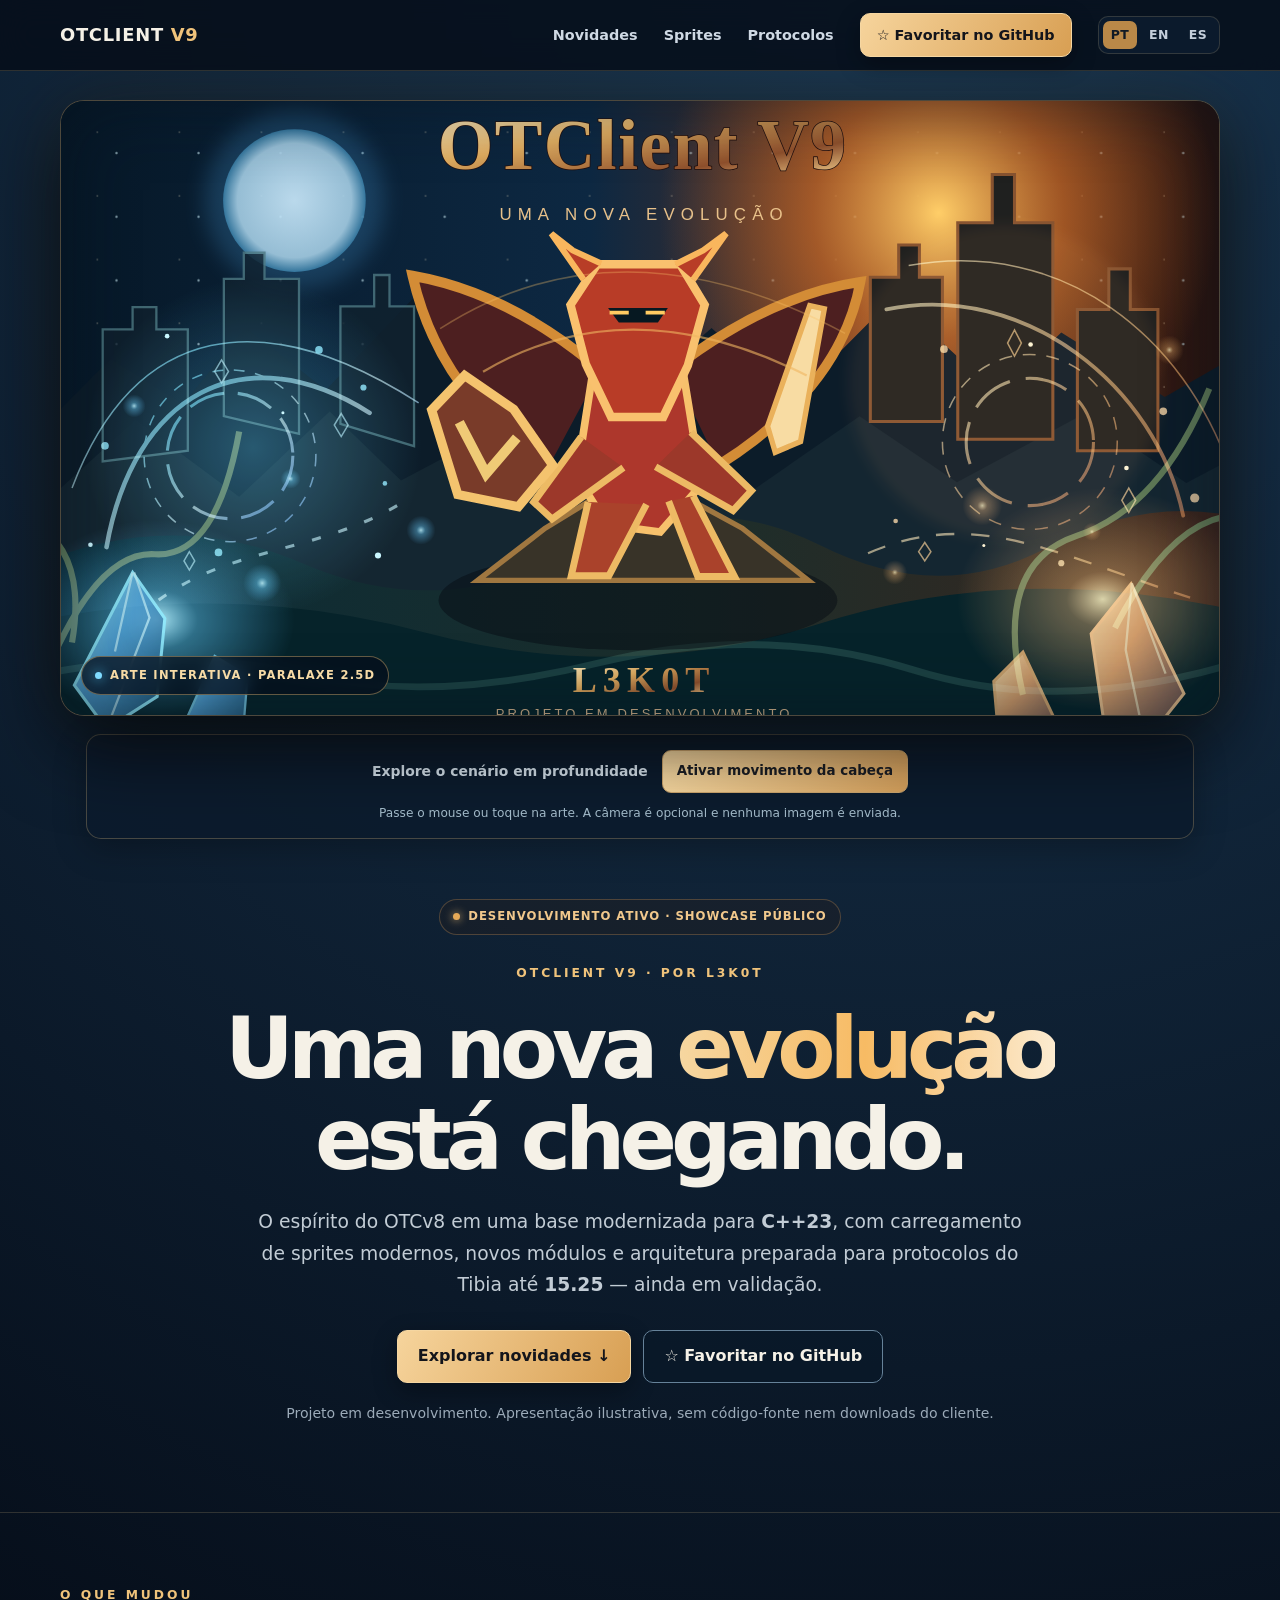
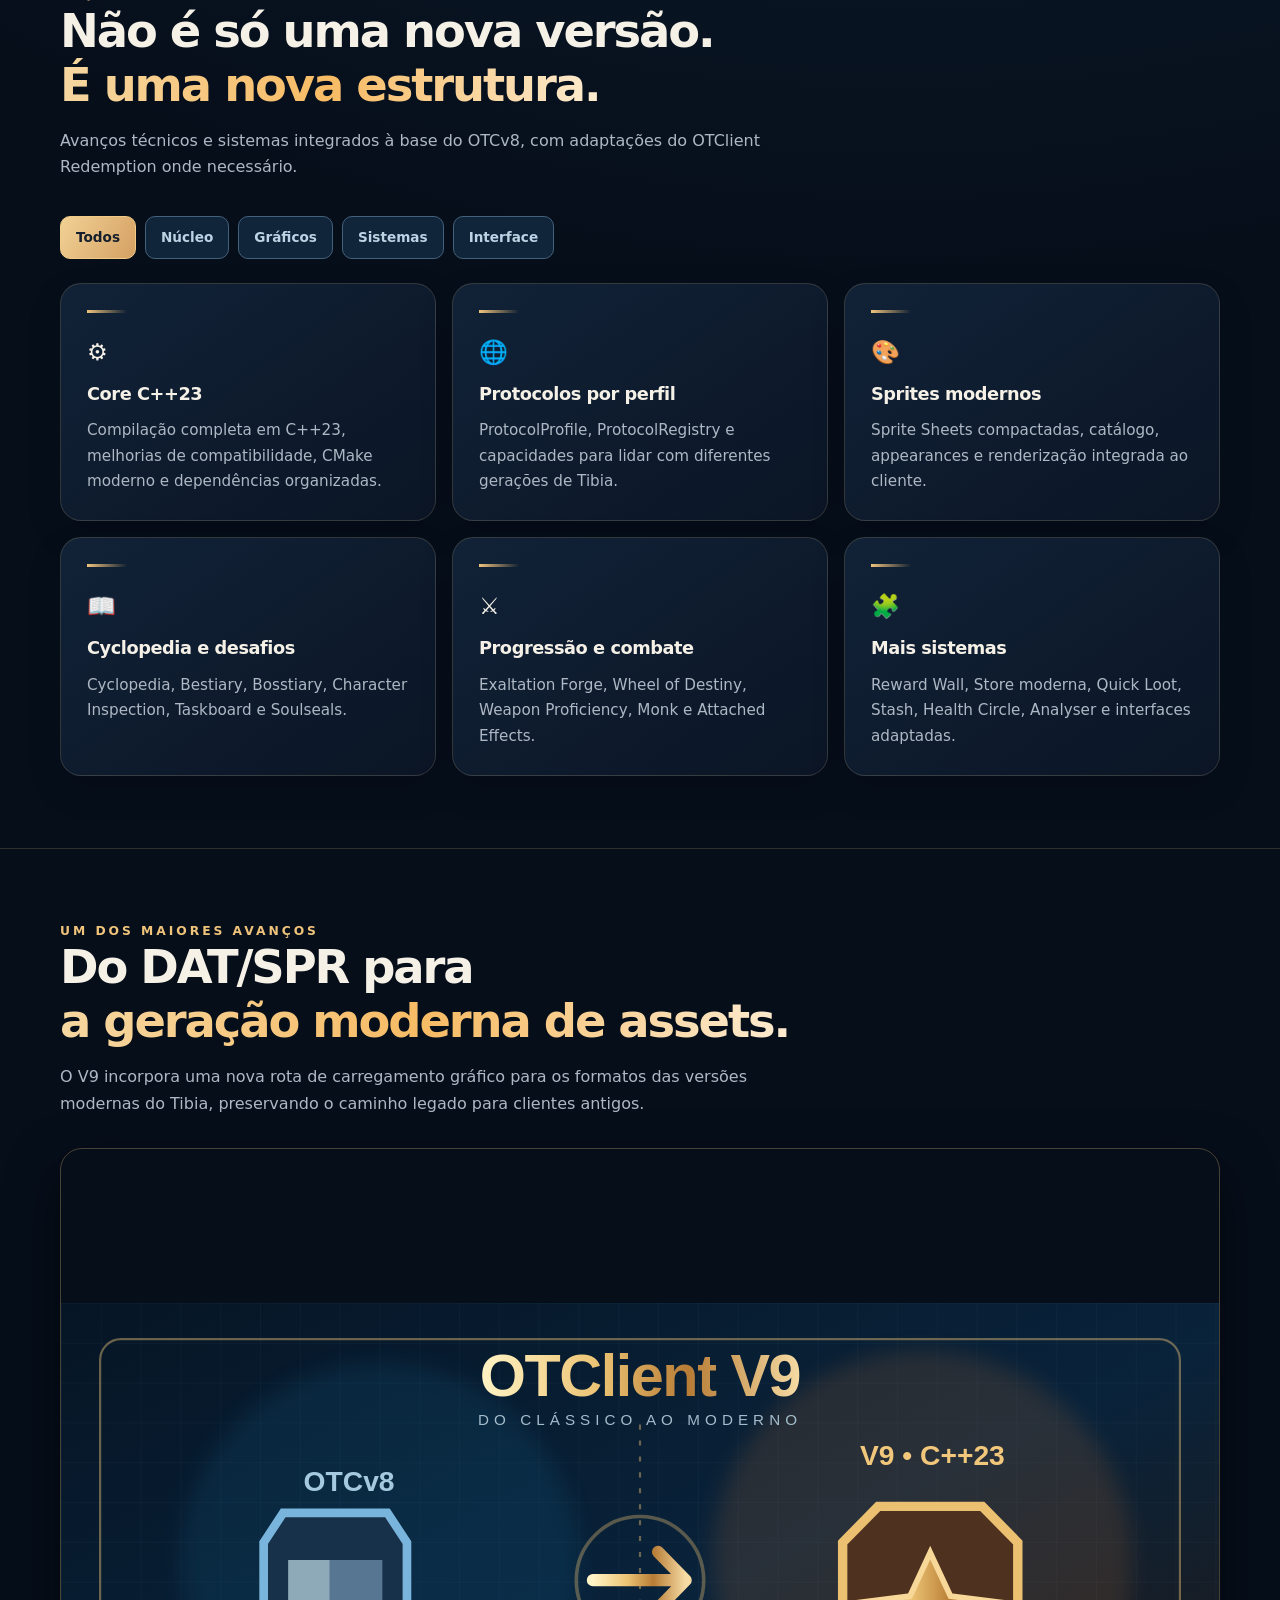
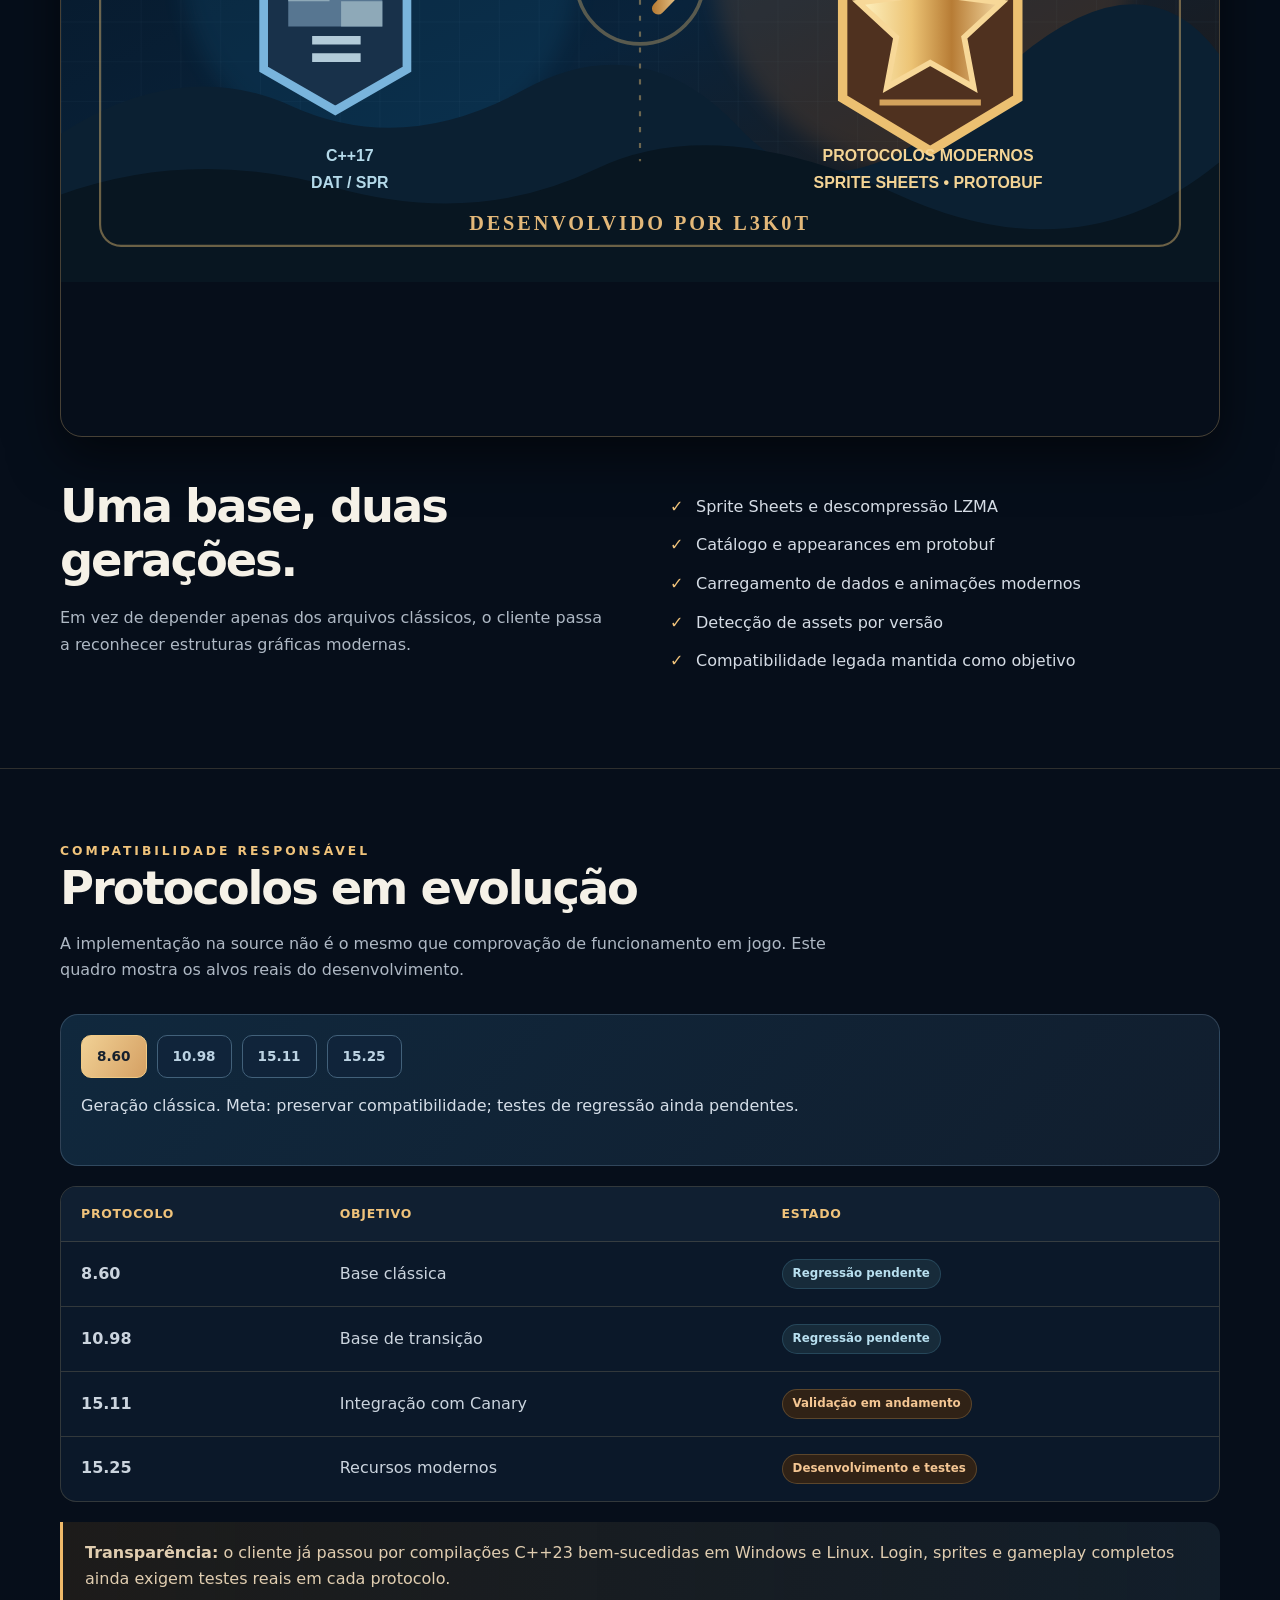
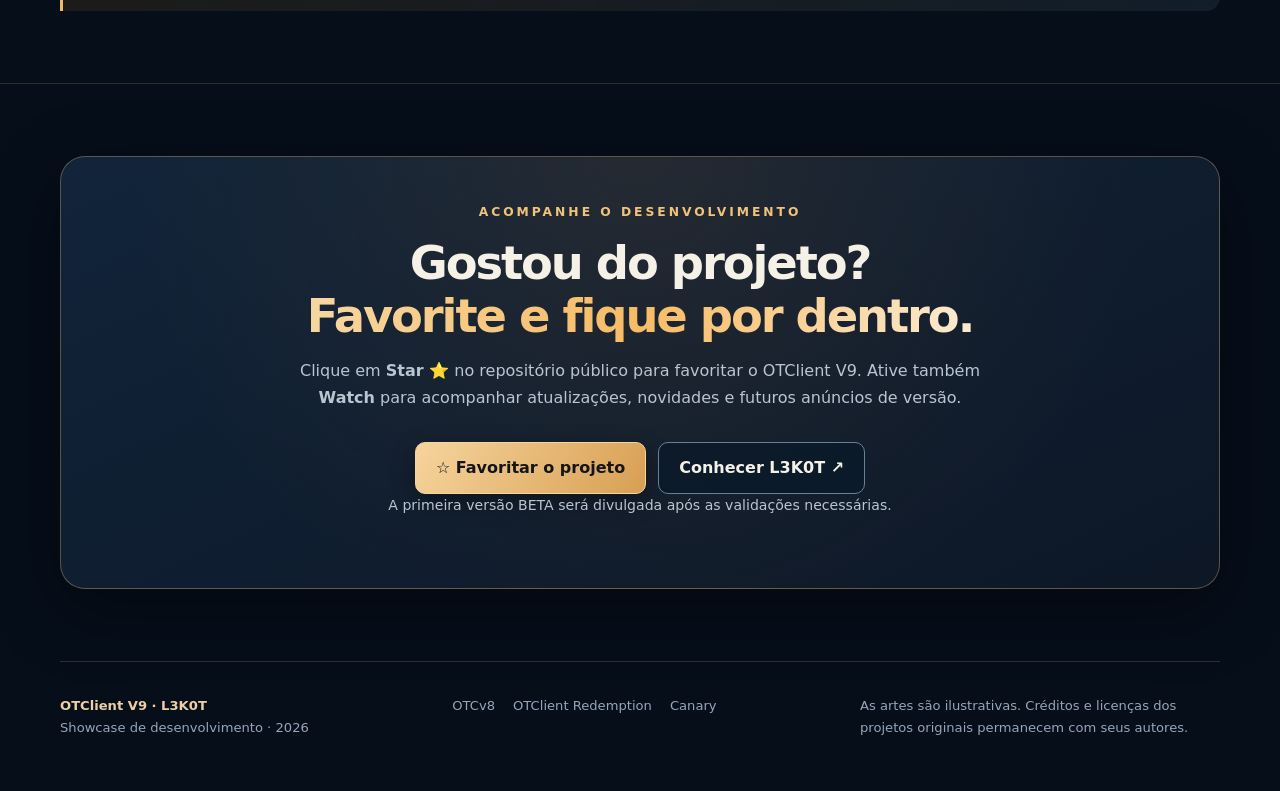
<file: index.html>
<!doctype html>
<html lang="pt-BR">
<head>
  <meta charset="utf-8" />
  <meta name="viewport" content="width=device-width, initial-scale=1" />
  <meta name="color-scheme" content="dark" />
  <meta name="theme-color" content="#070e1b" />
  <meta name="description" content="OTClient V9, evolução do OTCv8 desenvolvida por L3K0T: C++23, sprites modernos, protocolos e sistemas de Tibia em desenvolvimento." />
  <title>OTClient V9 | A próxima evolução — L3K0T</title>
<link rel="alternate" hreflang="pt-BR" href="index.html" /><link rel="alternate" hreflang="en" href="index-en.html" /><link rel="alternate" hreflang="es" href="index-es.html" />
  <style>
    :root { --bg: #060e1a; --bg2:#0b1728; --panel:#0e1b2d; --white:#f5f1e7; --muted:#aeb8c4; --gold:#f0c37b; --gold2:#ae7946; --blue:#59b9ff; --line:rgba(228,197,141,.18); --radius:21px; }
    * {box-sizing: border-box}
    html {scroll-behavior:smooth}
    body { margin:0; background:radial-gradient(circle at 70% 0%, #193752 0,transparent 33%),var(--bg); font:16px/1.67 system-ui,-apple-system,BlinkMacSystemFont,"Segoe UI",sans-serif; color:var(--white); }
    a {color:inherit; text-decoration:none}
    a:focus-visible,button:focus-visible {outline:3px solid var(--blue);outline-offset:4px}
    img {max-width:100%;display:block}
    ::selection {background:#a67943;color:#07101a}
    .wrap {width:min(1160px,calc(100% - 42px));margin:0 auto}
    .nav {position:sticky;top:0;z-index:20; background:rgba(6,14,26,.87);border-bottom:1px solid var(--line);backdrop-filter:blur(16px)}
    .navin {display:flex;align-items:center;justify-content:space-between;gap:22px;min-height:70px}
    .brand {font-weight:900;font-size:1.12rem;letter-spacing:.04em;white-space:nowrap}
    .brand b {color:var(--gold)}
    .links {display:flex;gap:26px;align-items:center;font-size:.9rem;font-weight:650;color:#cfd9e4}
    .links>a:not(.navcta):hover{color:var(--gold)}
    .navcta,.button {display:inline-flex;gap:10px;align-items:center;justify-content:center;padding:12px 20px;border-radius:10px; font-weight:800;background:linear-gradient(120deg,#f6d49c,#d89f53);color:#14151b;border:1px solid #f5d6a1;box-shadow:0 8px 25px #0005;transition:transform .18s,filter .18s}
    .navcta {padding:9px 16px}
    .button:hover,.navcta:hover {transform:translateY(-2px);filter:brightness(1.07)}
    .button.secondary {background:rgba(8,24,41,.75);color:var(--white);border-color:#668299;box-shadow:none}
    .hero {padding:29px 0 8px}
    .art {position:relative;border:1px solid #c8a46a5a;border-radius:24px;overflow:hidden;box-shadow:0 28px 80px #000b,0 0 80px #98702e1c}
    .art img {width:100%;height:auto;object-fit:cover}
    .art:after {content:"";position:absolute;inset:0;pointer-events:none;box-shadow:inset 0 0 75px #07111b7c}
    .status {display:inline-flex;align-items:center;gap:8px;padding:7px 13px;border-radius:100px;border:1px solid #9a754b70;color:#f1c88c;background:#301d103b;font-weight:700;letter-spacing:.08em;font-size:.73rem;text-transform:uppercase}
    .dot {width:7px;height:7px;background:#e6a957;border-radius:50%;box-shadow:0 0 9px #dbb16d}
    .intro {text-align:center;padding:52px 0 72px;max-width:870px;margin:0 auto}
    .eyebrow {text-transform:uppercase;letter-spacing:.24em;color:var(--gold);font-weight:800;font-size:.77rem}
    h1,h2,h3,p{margin-top:0}
    h1 {font-size:clamp(2.5rem,7vw,5.3rem);line-height:1.07;letter-spacing:-.07em;margin:21px 0;font-weight:900}
    h2 {font-size:clamp(1.85rem,3.9vw,2.9rem);letter-spacing:-.045em;line-height:1.16;margin-bottom:15px}
    .gradient {background:linear-gradient(90deg,#f6d7a1,#f7bb64,#fcebd0);color:transparent;background-clip:text}
    .lead{font-size:clamp(1rem,2.3vw,1.17rem);color:#c2ccd5;max-width:780px;margin:0 auto 24px}
    .actions{display:flex;justify-content:center;flex-wrap:wrap;gap:12px;margin-top:30px}
    .small-note{color:#9cabb9;font-size:.88rem;margin-top:19px}
    .section{padding:72px 0;border-top:1px solid var(--line)}
    .section .sub{color:var(--muted);max-width:770px;margin-bottom:30px}
    .section-head {max-width:780px;margin-bottom:35px}
    .cards {display:grid;grid-template-columns:repeat(3,minmax(0,1fr));gap:16px}
    .card {padding:26px;border-radius:var(--radius);border:1px solid var(--line);background:linear-gradient(145deg,#112237,#0b1525);box-shadow:0 14px 35px #0002}
    .card::before{content:"";display:block;width:40px;height:3px;background:linear-gradient(90deg,var(--gold),transparent);margin-bottom:20px}
    .card h3 {font-size:1.11rem;margin-bottom:9px;letter-spacing:-.025em}
    .card p {margin:0;color:var(--muted);font-size:.95rem}
    .card .icon {font-size:1.45rem;display:inline-block;margin-bottom:8px}
    .card.tall {grid-column:span 2}
    .visual {border-radius:22px;overflow:hidden;border:1px solid #b99a685e;box-shadow:0 20px 50px #0008}
    .visual img {width:100%}
    .split {display:grid;grid-template-columns:1fr 1fr;align-items:center;gap:60px;margin-top:36px}
    .split h2 {margin-bottom:18px}
    .checks {display:grid;gap:12px;padding:0;margin:21px 0;list-style:none;color:#d5dce5}
    .checks li {padding-left:26px;position:relative}
    .checks li:before {content:"✓";position:absolute;left:0;color:var(--gold);font-weight:900}
    .table-wrap{overflow-x:auto;border:1px solid var(--line);border-radius:16px;background:#0b1829}
    table{width:100%;border-collapse:collapse;text-align:left;min-width:550px}
    th,td{padding:17px 20px;border-bottom:1px solid var(--line)}
    th{color:var(--gold);font-size:.78rem;letter-spacing:.06em;text-transform:uppercase;background:#101f31}
    td{color:#cbd4de}
    tr:last-child td{border:0}
    .phase{display:inline-block;border-radius:20px;padding:4px 10px;font-size:.74rem;font-weight:800;white-space:nowrap;background:#172b3a;color:#b8dfef;border:1px solid #4784a04f}
    .phase.warn {background:#302216;color:#f4c693;border-color:#a27e4f63}
    .notice{border-left:3px solid #efb969;background:linear-gradient(90deg,#30271a89,#121e2a);border-radius:0 14px 14px 0;padding:18px 22px;color:#e0cdb0;margin-top:20px}
    .divider {height:1px;background:var(--line);margin:30px 0}
    .cta {padding:45px 40px;text-align:center;background:radial-gradient(circle at 50% 0%,#5e462b42,transparent 70%),linear-gradient(155deg,#11243a,#0d1726);border:1px solid #f3c87d55;border-radius:25px;box-shadow:0 20px 70px #0006}
    .cta h2{max-width:750px;margin:14px auto}
    .cta p{max-width:730px;color:#b9c5d0;margin:0 auto 25px}
    .footer {padding:33px 0 52px;display:flex;justify-content:space-between;gap:25px;flex-wrap:wrap;color:#95a6b8;font-size:.82rem;border-top:1px solid var(--line)}
    .footer strong{color:#ead0a4}
    .foot-links{display:flex;gap:18px;flex-wrap:wrap}
    .foot-links a:hover{color:var(--gold)}
    @media(max-width:840px){.cards{grid-template-columns:repeat(2,minmax(0,1fr))}.split{grid-template-columns:1fr;gap:30px}.links > a:not(.navcta){display:none}}
    @media(max-width:600px){.wrap{width:min(100% - 28px,1160px)}.navin{min-height:62px}.brand{font-size:.99rem}.navcta{padding:7px 11px;font-size:.8rem}.hero{padding-top:14px}.art{border-radius:14px}.intro{padding:37px 0 50px}h1{letter-spacing:-.055em}.section{padding:49px 0}.cards{grid-template-columns:1fr}.card.tall{grid-column:span 1}.card{padding:23px}.cta{padding:35px 19px}.footer{padding-bottom:32px}}
    @media(prefers-reduced-motion:reduce){html{scroll-behavior:auto}.button,.navcta{transition:none}}

    .lang-switch{display:flex;align-items:center;gap:4px;border:1px solid var(--line);border-radius:10px;padding:4px;background:#0b1a2c}
    .lang-switch a{font-size:.78rem;line-height:1.3;font-weight:800;letter-spacing:.03em;color:#c5cfdb;padding:6px 8px;border-radius:7px}
    .lang-switch a[aria-current="page"]{background:#b98848;color:#111a25}
    .lang-switch a:hover:not([aria-current="page"]){background:#203a53;color:#fff}
    @media(max-width:600px){.links{gap:8px}.links .navcta{display:none}.lang-switch a{padding:6px}.navin{gap:9px}}
  </style>
  <link rel="stylesheet" href="assets/v9-effects.css" />
</head>
<body>
<div class="scroll-progress" data-scroll-progress aria-hidden="true"></div>
<header class="nav"><div class="wrap navin">
  <a href="#inicio" class="brand">OTCLIENT <b>V9</b></a>
  <nav class="links" aria-label="Navegação principal">
    <a href="#novidades">Novidades</a><a href="#graficos">Sprites</a><a href="#protocolos">Protocolos</a>
    <a class="navcta" data-project-link href="https://github.com/l3k0t">☆ Favoritar no GitHub</a>
    <div class="lang-switch" role="navigation" aria-label="Escolher idioma"><a href="index.html" lang="pt-BR" hreflang="pt-BR" title="Português" aria-current="page">PT</a><a href="index-en.html" lang="en" hreflang="en" title="English">EN</a><a href="index-es.html" lang="es" hreflang="es" title="Español">ES</a></div>
  </nav>
</div></header>
<main id="inicio">
  <div class="wrap hero">
  <div class="art hero-parallax" data-parallax-stage aria-label="Cenário medieval OTClient V9 em camadas">
    <img class="parallax-layer parallax-base" data-depth="5" src="assets/otclient-v9-arte-principal.svg" width="1600" height="850" alt="Cenário medieval OTClient V9 em camadas" fetchpriority="high" />
    <img class="parallax-layer parallax-magic" data-depth="15" src="assets/v9-parallax-magic.svg" width="1600" height="850" alt="" aria-hidden="true" />
    <img class="parallax-layer parallax-sparks" data-depth="28" src="assets/v9-parallax-sparks.svg" width="1600" height="850" alt="" aria-hidden="true" />
    <span class="parallax-flag"><span class="spark" aria-hidden="true"></span>ARTE INTERATIVA · PARALAXE 2.5D</span>
  </div>
  <div class="headtrack-controls">
    <div class="headtrack-panel">
      <span class="headtrack-label">Explore o cenário em profundidade</span>
      <button type="button" class="headtrack-btn" data-head-start>Ativar movimento da cabeça</button>
      <button type="button" class="headtrack-btn secondary" data-head-stop hidden>Desligar câmera</button>
      <p class="headtrack-status" role="status" aria-live="polite" data-head-status>Use o mouse ou toque na imagem. A câmera é opcional.</p>
    </div>
  </div>
  <video class="sensor-video" data-head-video autoplay muted playsinline aria-hidden="true"></video>
</div>
  <section class="wrap intro">
    <span class="status"><span class="dot"></span> Desenvolvimento ativo · Showcase público</span>
    <div class="eyebrow" style="margin-top:28px">OTClient V9 · Por L3K0T</div>
    <h1>Uma nova <span class="gradient">evolução</span> está chegando.</h1>
    <p class="lead">O espírito do OTCv8 em uma base modernizada para <strong>C++23</strong>, com carregamento de sprites modernos, novos módulos e arquitetura preparada para protocolos do Tibia até <strong>15.25</strong> — ainda em validação.</p>
    <div class="actions"><a class="button" href="#novidades">Explorar novidades ↓</a><a class="button secondary" data-project-link href="https://github.com/l3k0t">☆ Favoritar no GitHub</a></div>
    <p class="small-note">Projeto em desenvolvimento. Apresentação ilustrativa, sem código-fonte nem downloads do cliente.</p>
  </section>

  <section class="section" id="novidades"><div class="wrap">
    <div class="section-head"><div class="eyebrow">O que mudou</div><h2>Não é só uma nova versão.<br><span class="gradient">É uma nova estrutura.</span></h2><p class="sub">Avanços técnicos e sistemas integrados à base do OTCv8, com adaptações do OTClient Redemption onde necessário.</p></div>
    <div class="feature-explorer" role="group" aria-label="Explore os recursos:">
  <button type="button" data-feature-filter="all" aria-pressed="true">Todos</button>
  <button type="button" data-feature-filter="core" aria-pressed="false">Núcleo</button>
  <button type="button" data-feature-filter="graphics" aria-pressed="false">Gráficos</button>
  <button type="button" data-feature-filter="systems" aria-pressed="false">Sistemas</button>
  <button type="button" data-feature-filter="interface" aria-pressed="false">Interface</button>
</div>
    <div class="cards">
      <article class="card" data-feature="core"><span class="icon">⚙️</span><h3>Core C++23</h3><p>Compilação completa em C++23, melhorias de compatibilidade, CMake moderno e dependências organizadas.</p></article>
      <article class="card" data-feature="core"><span class="icon">🌐</span><h3>Protocolos por perfil</h3><p>ProtocolProfile, ProtocolRegistry e capacidades para lidar com diferentes gerações de Tibia.</p></article>
      <article class="card" data-feature="graphics"><span class="icon">🎨</span><h3>Sprites modernos</h3><p>Sprite Sheets compactadas, catálogo, appearances e renderização integrada ao cliente.</p></article>
      <article class="card" data-feature="systems"><span class="icon">📖</span><h3>Cyclopedia e desafios</h3><p>Cyclopedia, Bestiary, Bosstiary, Character Inspection, Taskboard e Soulseals.</p></article>
      <article class="card" data-feature="systems"><span class="icon">⚔️</span><h3>Progressão e combate</h3><p>Exaltation Forge, Wheel of Destiny, Weapon Proficiency, Monk e Attached Effects.</p></article>
      <article class="card" data-feature="interface"><span class="icon">🧩</span><h3>Mais sistemas</h3><p>Reward Wall, Store moderna, Quick Loot, Stash, Health Circle, Analyser e interfaces adaptadas.</p></article>
    </div>
  </div></section>

  <section class="section" id="graficos"><div class="wrap">
    <div class="eyebrow">Um dos maiores avanços</div><h2>Do DAT/SPR para<br><span class="gradient">a geração moderna de assets.</span></h2>
    <p class="sub">O V9 incorpora uma nova rota de carregamento gráfico para os formatos das versões modernas do Tibia, preservando o caminho legado para clientes antigos.</p>
    <div class="visual"><img src="assets/otclient-v9-evolucao.svg" loading="lazy" width="1774" height="887" alt="Arte 2D do OTClient V9 mostrando a transição visual entre versões clássicas e modernas"></div>
    <div class="split">
      <div><h2>Uma base, duas gerações.</h2><p class="sub">Em vez de depender apenas dos arquivos clássicos, o cliente passa a reconhecer estruturas gráficas modernas.</p></div>
      <ul class="checks"><li>Sprite Sheets e descompressão LZMA</li><li>Catálogo e appearances em protobuf</li><li>Carregamento de dados e animações modernos</li><li>Detecção de assets por versão</li><li>Compatibilidade legada mantida como objetivo</li></ul>
    </div>
  </div></section>

  <section class="section" id="protocolos"><div class="wrap">
    <div class="eyebrow">Compatibilidade responsável</div><h2>Protocolos em evolução</h2><p class="sub">A implementação na source não é o mesmo que comprovação de funcionamento em jogo. Este quadro mostra os alvos reais do desenvolvimento.</p>
    <div class="protocol-explorer" role="group" aria-label="Explore os protocolos:">
  <div class="protocol-switch"><button type="button" data-protocol-button="8.60" aria-pressed="true">8.60</button><button type="button" data-protocol-button="10.98" aria-pressed="false">10.98</button><button type="button" data-protocol-button="15.11" aria-pressed="false">15.11</button><button type="button" data-protocol-button="15.25" aria-pressed="false">15.25</button></div>
  <p class="protocol-description" data-protocol-description>Geração clássica. Meta: preservar compatibilidade; testes de regressão ainda pendentes.</p>
</div>
    <div class="table-wrap"><table aria-label="Estágio dos protocolos do OTClient V9"><thead><tr><th>Protocolo</th><th>Objetivo</th><th>Estado</th></tr></thead><tbody>
      <tr><td><strong>8.60</strong></td><td>Base clássica</td><td><span class="phase">Regressão pendente</span></td></tr>
      <tr><td><strong>10.98</strong></td><td>Base de transição</td><td><span class="phase">Regressão pendente</span></td></tr>
      <tr><td><strong>15.11</strong></td><td>Integração com Canary</td><td><span class="phase warn">Validação em andamento</span></td></tr>
      <tr><td><strong>15.25</strong></td><td>Recursos modernos</td><td><span class="phase warn">Desenvolvimento e testes</span></td></tr>
    </tbody></table></div>
    <div class="notice"><strong>Transparência:</strong> o cliente já passou por compilações C++23 bem-sucedidas em Windows e Linux. Login, sprites e gameplay completos ainda exigem testes reais em cada protocolo.</div>
  </div></section>

  <section class="section"><div class="wrap"><div class="cta">
    <div class="eyebrow">Acompanhe o desenvolvimento</div>
    <h2>Gostou do projeto?<br><span class="gradient">Favorite e fique por dentro.</span></h2>
    <p>Clique em <strong>Star ⭐</strong> no repositório público para favoritar o OTClient V9. Ative também <strong>Watch</strong> para acompanhar atualizações, novidades e futuros anúncios de versão.</p>
    <div class="actions"><a class="button" data-project-link href="https://github.com/l3k0t">☆ Favoritar o projeto</a><a class="button secondary" href="https://github.com/l3k0t" target="_blank" rel="noreferrer">Conhecer L3K0T ↗</a></div>
    <p class="small-note">A primeira versão BETA será divulgada após as validações necessárias.</p>
  </div></div></section>
</main>
<footer class="wrap footer"><div><strong>OTClient V9 · L3K0T</strong><div>Showcase de desenvolvimento · 2026</div></div><div class="foot-links"><a href="https://github.com/OTCv8/otcv8-dev">OTCv8</a><a href="https://github.com/opentibiabr/otclient">OTClient Redemption</a><a href="https://github.com/opentibiabr/canary">Canary</a></div><div style="max-width:360px">As artes são ilustrativas. Créditos e licenças dos projetos originais permanecem com seus autores.</div></footer>
<script>
  // Em GitHub Pages, aponta automaticamente para o repositório que hospeda este site.
  // Em visualização local, usa o nome sugerido para o repositório público.
  const repoName = window.location.hostname.endsWith('.github.io')
    ? (window.location.pathname.split('/').filter(Boolean)[0] || 'OTClient-V9-Showcase')
    : 'OTClient-V9-Showcase';
  const projectUrl = 'https://github.com/l3k0t/' + encodeURIComponent(repoName);
  document.querySelectorAll('[data-project-link]').forEach(link => {
    link.href = projectUrl;
    link.target = '_blank';
    link.rel = 'noopener noreferrer';
  });
</script>
<script src="assets/v9-interactive.js" defer></script>
</body>
</html>
</file>
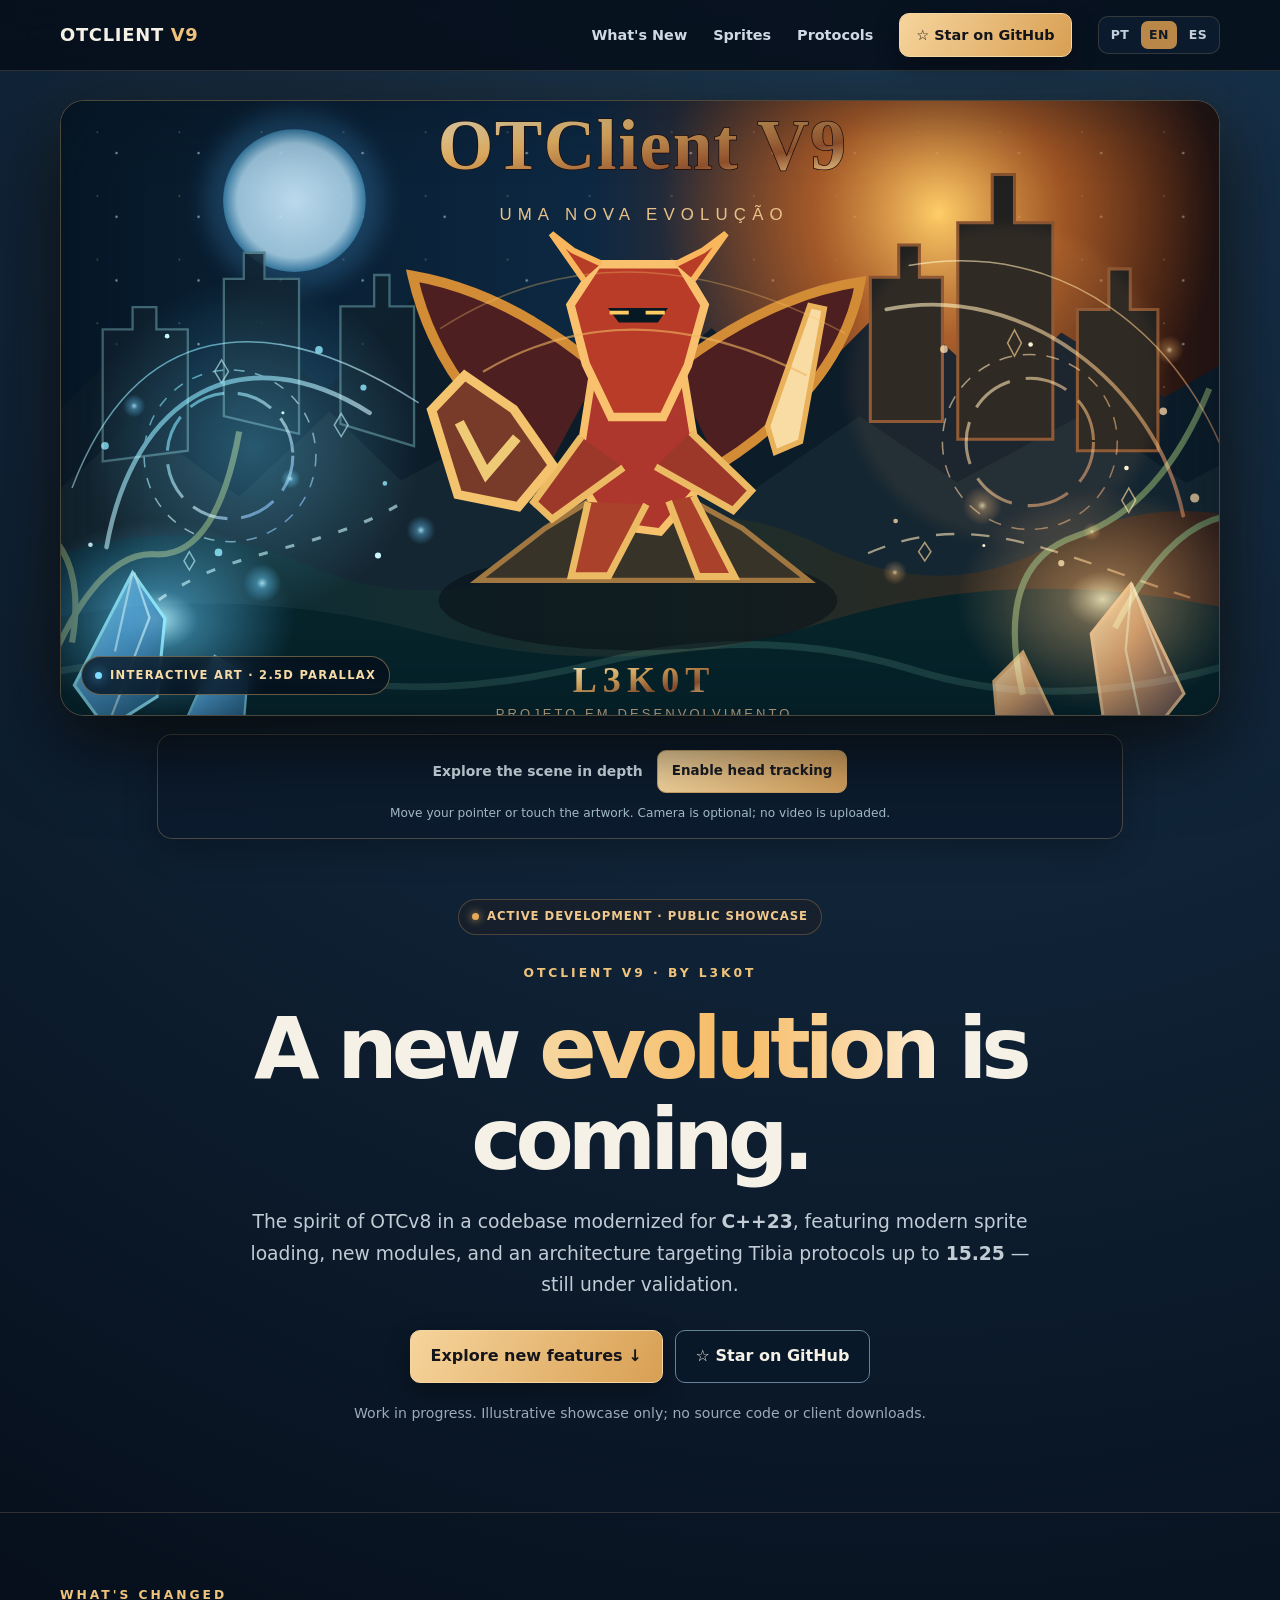
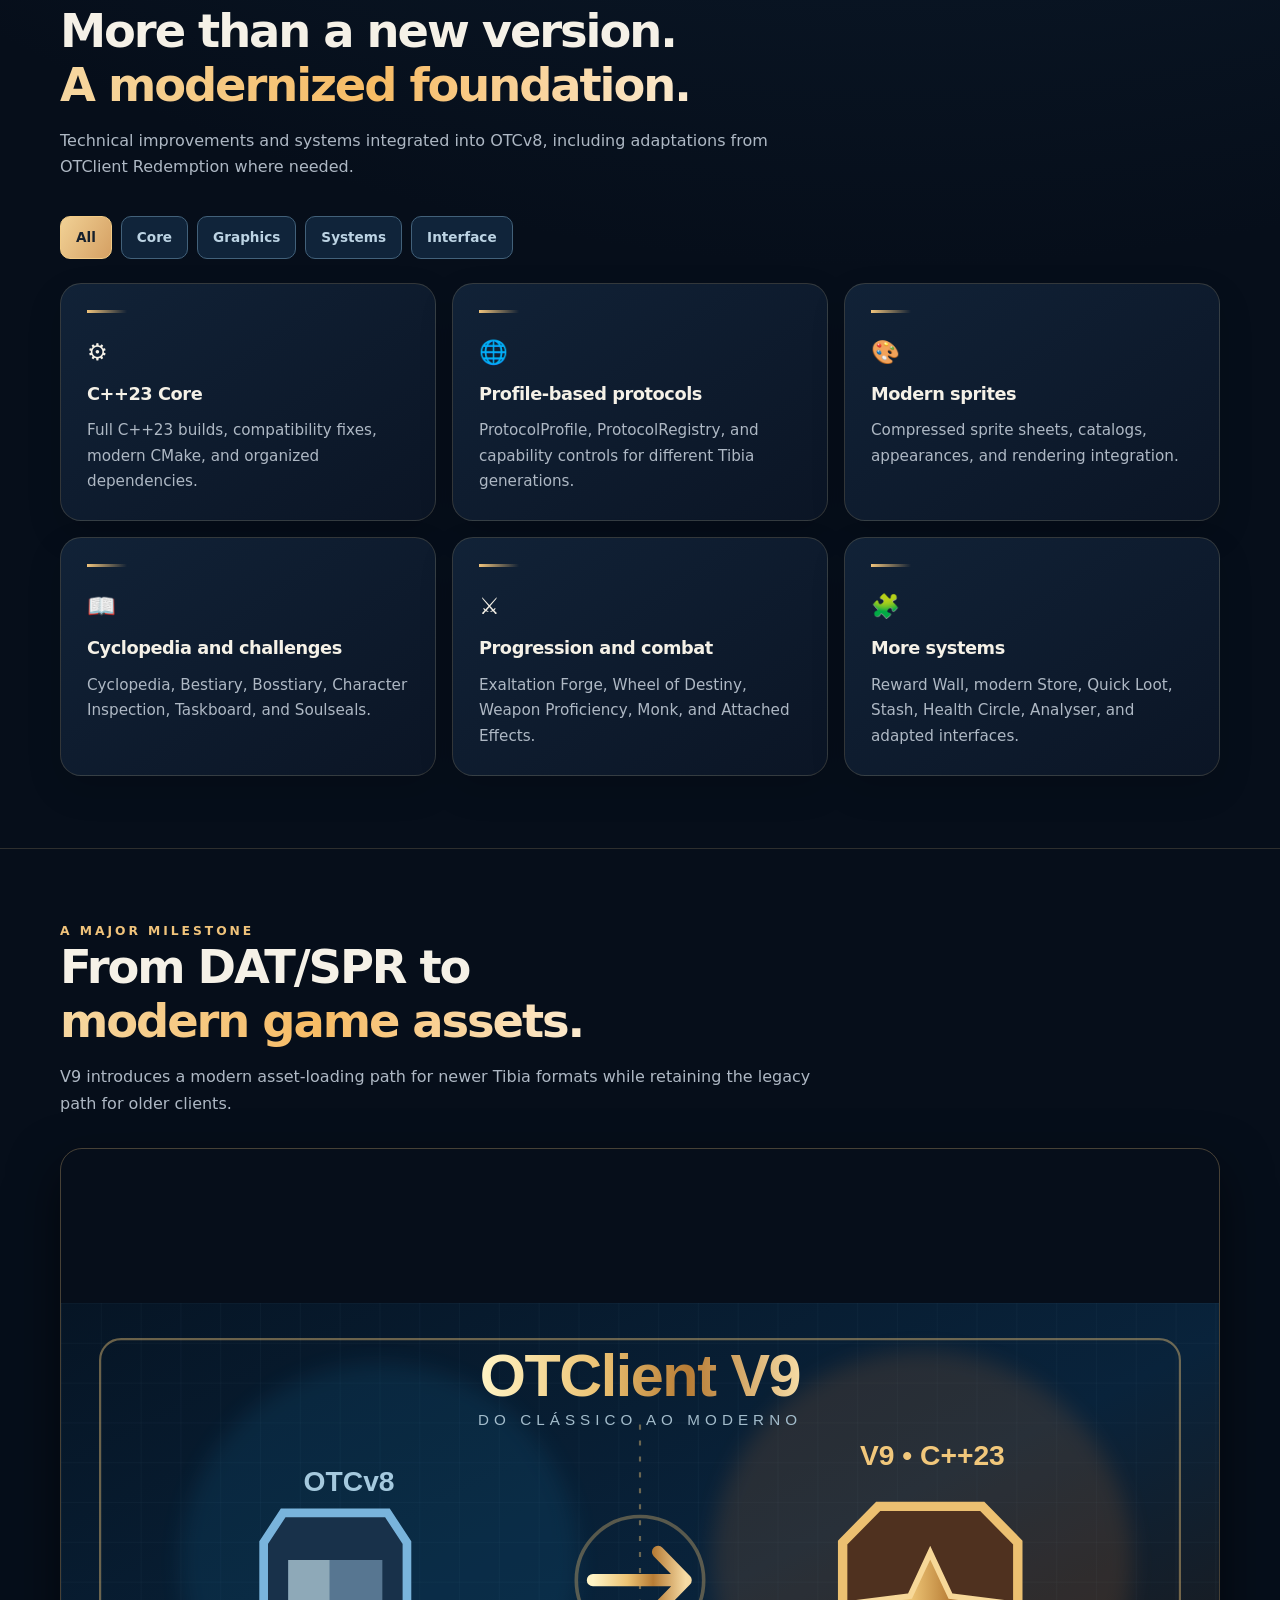
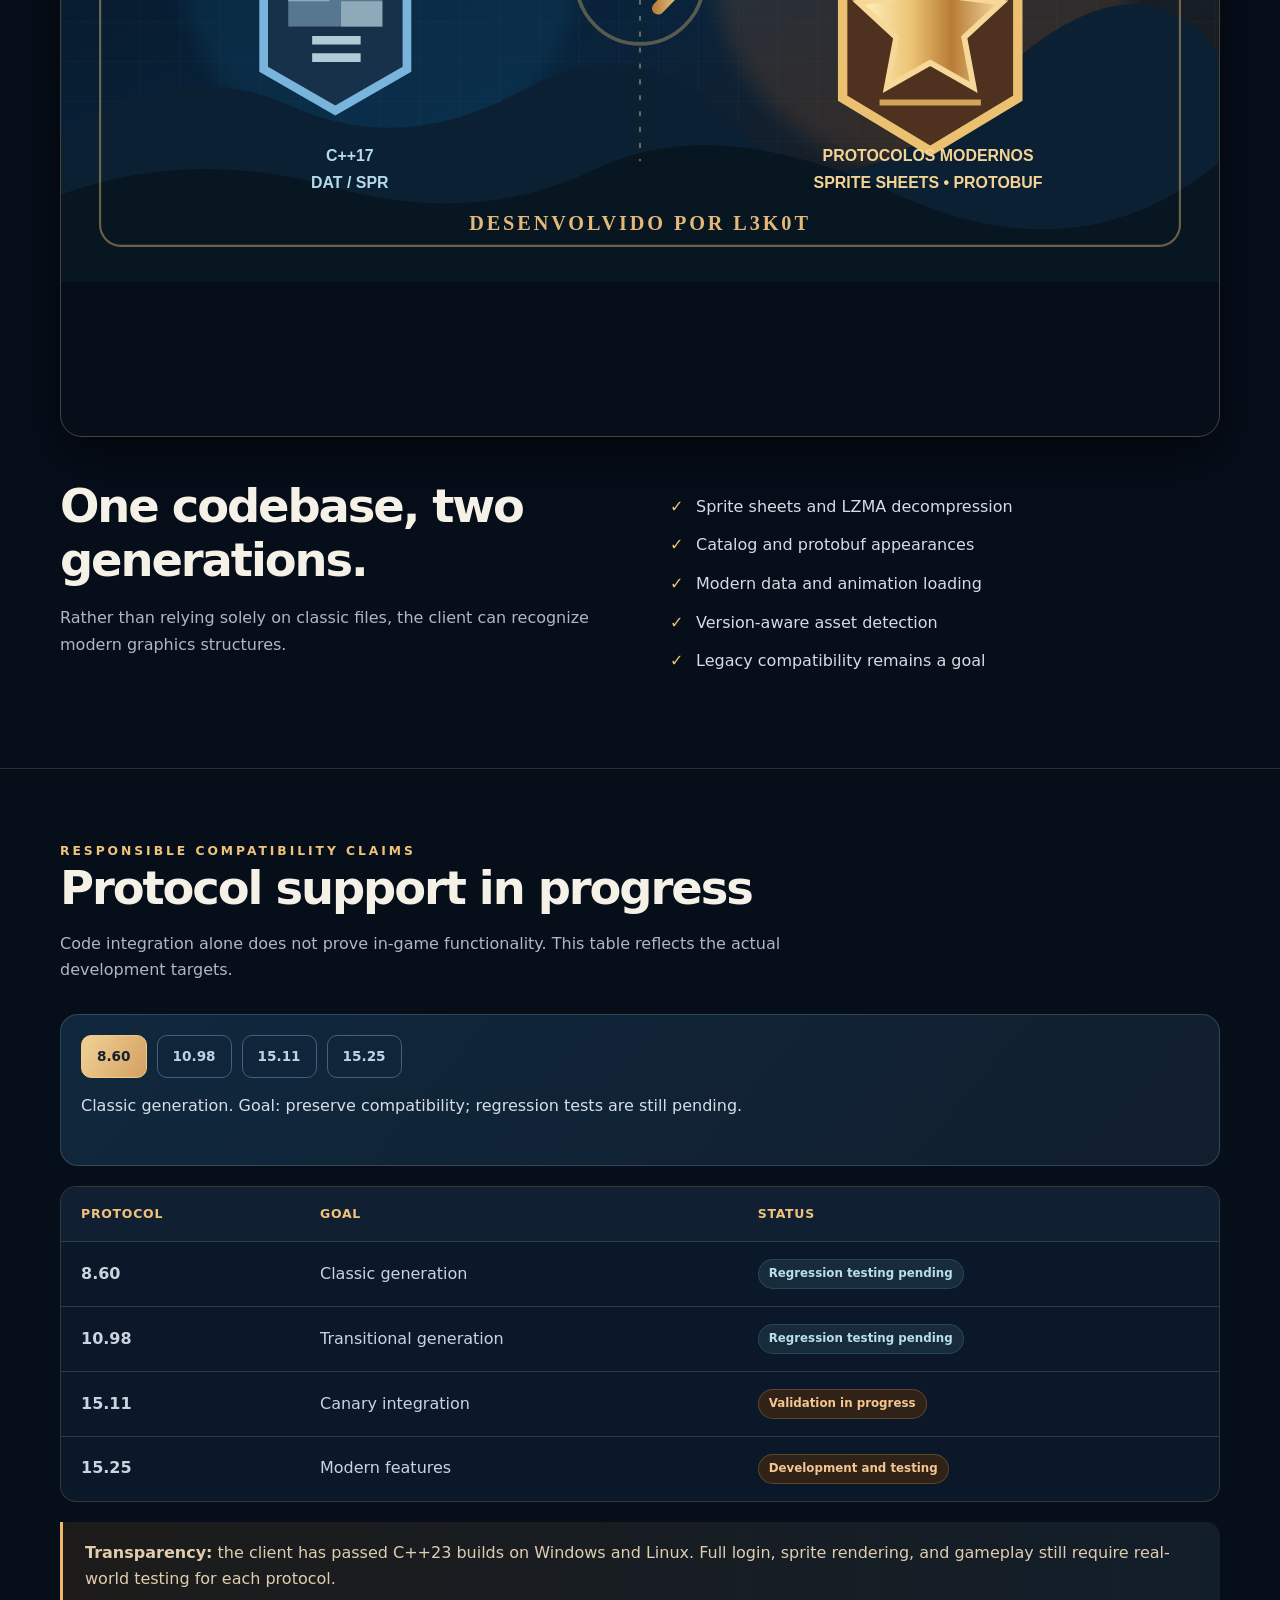
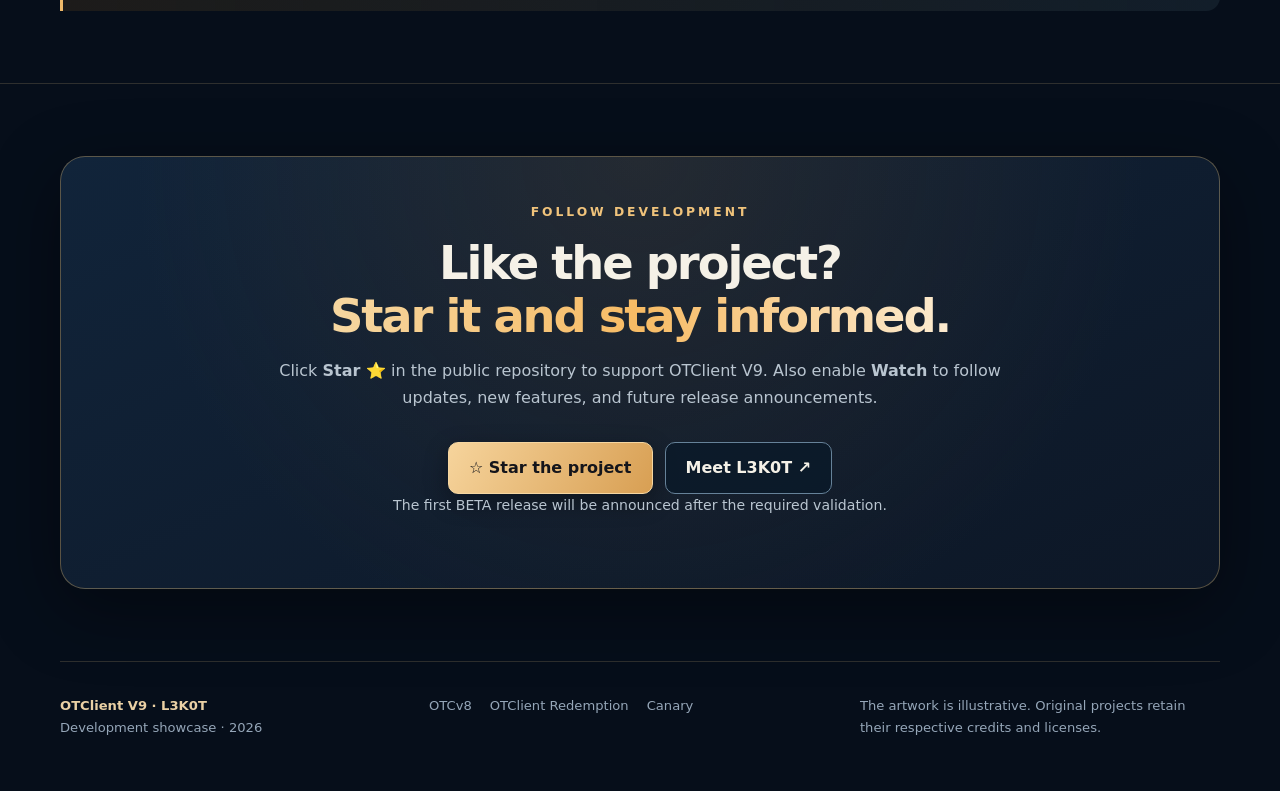
<file: index-en.html>
<!doctype html>
<html lang="en">
<head>
  <meta charset="utf-8" />
  <meta name="viewport" content="width=device-width, initial-scale=1" />
  <meta name="color-scheme" content="dark" />
  <meta name="theme-color" content="#070e1b" />
  <meta name="description" content="OTClient V9 by L3K0T: a C++23 evolution of OTCv8 with modern sprites, protocols, and Tibia systems under development." />
  <title>OTClient V9 | The Next Evolution — L3K0T</title>
<link rel="alternate" hreflang="pt-BR" href="index.html" /><link rel="alternate" hreflang="en" href="index-en.html" /><link rel="alternate" hreflang="es" href="index-es.html" />
  <style>
    :root { --bg: #060e1a; --bg2:#0b1728; --panel:#0e1b2d; --white:#f5f1e7; --muted:#aeb8c4; --gold:#f0c37b; --gold2:#ae7946; --blue:#59b9ff; --line:rgba(228,197,141,.18); --radius:21px; }
    * {box-sizing: border-box}
    html {scroll-behavior:smooth}
    body { margin:0; background:radial-gradient(circle at 70% 0%, #193752 0,transparent 33%),var(--bg); font:16px/1.67 system-ui,-apple-system,BlinkMacSystemFont,"Segoe UI",sans-serif; color:var(--white); }
    a {color:inherit; text-decoration:none}
    a:focus-visible,button:focus-visible {outline:3px solid var(--blue);outline-offset:4px}
    img {max-width:100%;display:block}
    ::selection {background:#a67943;color:#07101a}
    .wrap {width:min(1160px,calc(100% - 42px));margin:0 auto}
    .nav {position:sticky;top:0;z-index:20; background:rgba(6,14,26,.87);border-bottom:1px solid var(--line);backdrop-filter:blur(16px)}
    .navin {display:flex;align-items:center;justify-content:space-between;gap:22px;min-height:70px}
    .brand {font-weight:900;font-size:1.12rem;letter-spacing:.04em;white-space:nowrap}
    .brand b {color:var(--gold)}
    .links {display:flex;gap:26px;align-items:center;font-size:.9rem;font-weight:650;color:#cfd9e4}
    .links>a:not(.navcta):hover{color:var(--gold)}
    .navcta,.button {display:inline-flex;gap:10px;align-items:center;justify-content:center;padding:12px 20px;border-radius:10px; font-weight:800;background:linear-gradient(120deg,#f6d49c,#d89f53);color:#14151b;border:1px solid #f5d6a1;box-shadow:0 8px 25px #0005;transition:transform .18s,filter .18s}
    .navcta {padding:9px 16px}
    .button:hover,.navcta:hover {transform:translateY(-2px);filter:brightness(1.07)}
    .button.secondary {background:rgba(8,24,41,.75);color:var(--white);border-color:#668299;box-shadow:none}
    .hero {padding:29px 0 8px}
    .art {position:relative;border:1px solid #c8a46a5a;border-radius:24px;overflow:hidden;box-shadow:0 28px 80px #000b,0 0 80px #98702e1c}
    .art img {width:100%;height:auto;object-fit:cover}
    .art:after {content:"";position:absolute;inset:0;pointer-events:none;box-shadow:inset 0 0 75px #07111b7c}
    .status {display:inline-flex;align-items:center;gap:8px;padding:7px 13px;border-radius:100px;border:1px solid #9a754b70;color:#f1c88c;background:#301d103b;font-weight:700;letter-spacing:.08em;font-size:.73rem;text-transform:uppercase}
    .dot {width:7px;height:7px;background:#e6a957;border-radius:50%;box-shadow:0 0 9px #dbb16d}
    .intro {text-align:center;padding:52px 0 72px;max-width:870px;margin:0 auto}
    .eyebrow {text-transform:uppercase;letter-spacing:.24em;color:var(--gold);font-weight:800;font-size:.77rem}
    h1,h2,h3,p{margin-top:0}
    h1 {font-size:clamp(2.5rem,7vw,5.3rem);line-height:1.07;letter-spacing:-.07em;margin:21px 0;font-weight:900}
    h2 {font-size:clamp(1.85rem,3.9vw,2.9rem);letter-spacing:-.045em;line-height:1.16;margin-bottom:15px}
    .gradient {background:linear-gradient(90deg,#f6d7a1,#f7bb64,#fcebd0);color:transparent;background-clip:text}
    .lead{font-size:clamp(1rem,2.3vw,1.17rem);color:#c2ccd5;max-width:780px;margin:0 auto 24px}
    .actions{display:flex;justify-content:center;flex-wrap:wrap;gap:12px;margin-top:30px}
    .small-note{color:#9cabb9;font-size:.88rem;margin-top:19px}
    .section{padding:72px 0;border-top:1px solid var(--line)}
    .section .sub{color:var(--muted);max-width:770px;margin-bottom:30px}
    .section-head {max-width:780px;margin-bottom:35px}
    .cards {display:grid;grid-template-columns:repeat(3,minmax(0,1fr));gap:16px}
    .card {padding:26px;border-radius:var(--radius);border:1px solid var(--line);background:linear-gradient(145deg,#112237,#0b1525);box-shadow:0 14px 35px #0002}
    .card::before{content:"";display:block;width:40px;height:3px;background:linear-gradient(90deg,var(--gold),transparent);margin-bottom:20px}
    .card h3 {font-size:1.11rem;margin-bottom:9px;letter-spacing:-.025em}
    .card p {margin:0;color:var(--muted);font-size:.95rem}
    .card .icon {font-size:1.45rem;display:inline-block;margin-bottom:8px}
    .card.tall {grid-column:span 2}
    .visual {border-radius:22px;overflow:hidden;border:1px solid #b99a685e;box-shadow:0 20px 50px #0008}
    .visual img {width:100%}
    .split {display:grid;grid-template-columns:1fr 1fr;align-items:center;gap:60px;margin-top:36px}
    .split h2 {margin-bottom:18px}
    .checks {display:grid;gap:12px;padding:0;margin:21px 0;list-style:none;color:#d5dce5}
    .checks li {padding-left:26px;position:relative}
    .checks li:before {content:"✓";position:absolute;left:0;color:var(--gold);font-weight:900}
    .table-wrap{overflow-x:auto;border:1px solid var(--line);border-radius:16px;background:#0b1829}
    table{width:100%;border-collapse:collapse;text-align:left;min-width:550px}
    th,td{padding:17px 20px;border-bottom:1px solid var(--line)}
    th{color:var(--gold);font-size:.78rem;letter-spacing:.06em;text-transform:uppercase;background:#101f31}
    td{color:#cbd4de}
    tr:last-child td{border:0}
    .phase{display:inline-block;border-radius:20px;padding:4px 10px;font-size:.74rem;font-weight:800;white-space:nowrap;background:#172b3a;color:#b8dfef;border:1px solid #4784a04f}
    .phase.warn {background:#302216;color:#f4c693;border-color:#a27e4f63}
    .notice{border-left:3px solid #efb969;background:linear-gradient(90deg,#30271a89,#121e2a);border-radius:0 14px 14px 0;padding:18px 22px;color:#e0cdb0;margin-top:20px}
    .divider {height:1px;background:var(--line);margin:30px 0}
    .cta {padding:45px 40px;text-align:center;background:radial-gradient(circle at 50% 0%,#5e462b42,transparent 70%),linear-gradient(155deg,#11243a,#0d1726);border:1px solid #f3c87d55;border-radius:25px;box-shadow:0 20px 70px #0006}
    .cta h2{max-width:750px;margin:14px auto}
    .cta p{max-width:730px;color:#b9c5d0;margin:0 auto 25px}
    .footer {padding:33px 0 52px;display:flex;justify-content:space-between;gap:25px;flex-wrap:wrap;color:#95a6b8;font-size:.82rem;border-top:1px solid var(--line)}
    .footer strong{color:#ead0a4}
    .foot-links{display:flex;gap:18px;flex-wrap:wrap}
    .foot-links a:hover{color:var(--gold)}
    @media(max-width:840px){.cards{grid-template-columns:repeat(2,minmax(0,1fr))}.split{grid-template-columns:1fr;gap:30px}.links > a:not(.navcta){display:none}}
    @media(max-width:600px){.wrap{width:min(100% - 28px,1160px)}.navin{min-height:62px}.brand{font-size:.99rem}.navcta{padding:7px 11px;font-size:.8rem}.hero{padding-top:14px}.art{border-radius:14px}.intro{padding:37px 0 50px}h1{letter-spacing:-.055em}.section{padding:49px 0}.cards{grid-template-columns:1fr}.card.tall{grid-column:span 1}.card{padding:23px}.cta{padding:35px 19px}.footer{padding-bottom:32px}}
    @media(prefers-reduced-motion:reduce){html{scroll-behavior:auto}.button,.navcta{transition:none}}

    .lang-switch{display:flex;align-items:center;gap:4px;border:1px solid var(--line);border-radius:10px;padding:4px;background:#0b1a2c}
    .lang-switch a{font-size:.78rem;line-height:1.3;font-weight:800;letter-spacing:.03em;color:#c5cfdb;padding:6px 8px;border-radius:7px}
    .lang-switch a[aria-current="page"]{background:#b98848;color:#111a25}
    .lang-switch a:hover:not([aria-current="page"]){background:#203a53;color:#fff}
    @media(max-width:600px){.links{gap:8px}.links .navcta{display:none}.lang-switch a{padding:6px}.navin{gap:9px}}
  </style>
  <link rel="stylesheet" href="assets/v9-effects.css" />
</head>
<body>
<div class="scroll-progress" data-scroll-progress aria-hidden="true"></div>
<header class="nav"><div class="wrap navin">
  <a href="#inicio" class="brand">OTCLIENT <b>V9</b></a>
  <nav class="links" aria-label="Main navigation">
    <a href="#novidades">What's New</a><a href="#graficos">Sprites</a><a href="#protocolos">Protocols</a>
    <a class="navcta" data-project-link href="https://github.com/l3k0t">☆ Star on GitHub</a>
    <div class="lang-switch" role="navigation" aria-label="Choose language"><a href="index.html" lang="pt-BR" hreflang="pt-BR" title="Português">PT</a><a href="index-en.html" lang="en" hreflang="en" title="English" aria-current="page">EN</a><a href="index-es.html" lang="es" hreflang="es" title="Español">ES</a></div>
  </nav>
</div></header>
<main id="inicio">
  <div class="wrap hero">
  <div class="art hero-parallax" data-parallax-stage aria-label="Layered OTClient V9 fantasy scene">
    <img class="parallax-layer parallax-base" data-depth="5" src="assets/otclient-v9-arte-principal.svg" width="1600" height="850" alt="Layered OTClient V9 fantasy scene" fetchpriority="high" />
    <img class="parallax-layer parallax-magic" data-depth="15" src="assets/v9-parallax-magic.svg" width="1600" height="850" alt="" aria-hidden="true" />
    <img class="parallax-layer parallax-sparks" data-depth="28" src="assets/v9-parallax-sparks.svg" width="1600" height="850" alt="" aria-hidden="true" />
    <span class="parallax-flag"><span class="spark" aria-hidden="true"></span>INTERACTIVE ART · 2.5D PARALLAX</span>
  </div>
  <div class="headtrack-controls">
    <div class="headtrack-panel">
      <span class="headtrack-label">Explore the scene in depth</span>
      <button type="button" class="headtrack-btn" data-head-start>Enable head tracking</button>
      <button type="button" class="headtrack-btn secondary" data-head-stop hidden>Turn off camera</button>
      <p class="headtrack-status" role="status" aria-live="polite" data-head-status>Move the pointer or touch the artwork. Camera is optional.</p>
    </div>
  </div>
  <video class="sensor-video" data-head-video autoplay muted playsinline aria-hidden="true"></video>
</div>
  <section class="wrap intro">
    <span class="status"><span class="dot"></span> Active development · Public showcase</span>
    <div class="eyebrow" style="margin-top:28px">OTClient V9 · By L3K0T</div>
    <h1>A new <span class="gradient">evolution</span> is coming.</h1>
    <p class="lead">The spirit of OTCv8 in a codebase modernized for <strong>C++23</strong>, featuring modern sprite loading, new modules, and an architecture targeting Tibia protocols up to <strong>15.25</strong> — still under validation.</p>
    <div class="actions"><a class="button" href="#novidades">Explore new features ↓</a><a class="button secondary" data-project-link href="https://github.com/l3k0t">☆ Star on GitHub</a></div>
    <p class="small-note">Work in progress. Illustrative showcase only; no source code or client downloads.</p>
  </section>

  <section class="section" id="novidades"><div class="wrap">
    <div class="section-head"><div class="eyebrow">What's changed</div><h2>More than a new version.<br><span class="gradient">A modernized foundation.</span></h2><p class="sub">Technical improvements and systems integrated into OTCv8, including adaptations from OTClient Redemption where needed.</p></div>
    <div class="feature-explorer" role="group" aria-label="Explore features:">
  <button type="button" data-feature-filter="all" aria-pressed="true">All</button>
  <button type="button" data-feature-filter="core" aria-pressed="false">Core</button>
  <button type="button" data-feature-filter="graphics" aria-pressed="false">Graphics</button>
  <button type="button" data-feature-filter="systems" aria-pressed="false">Systems</button>
  <button type="button" data-feature-filter="interface" aria-pressed="false">Interface</button>
</div>
    <div class="cards">
      <article class="card" data-feature="core"><span class="icon">⚙️</span><h3>C++23 Core</h3><p>Full C++23 builds, compatibility fixes, modern CMake, and organized dependencies.</p></article>
      <article class="card" data-feature="core"><span class="icon">🌐</span><h3>Profile-based protocols</h3><p>ProtocolProfile, ProtocolRegistry, and capability controls for different Tibia generations.</p></article>
      <article class="card" data-feature="graphics"><span class="icon">🎨</span><h3>Modern sprites</h3><p>Compressed sprite sheets, catalogs, appearances, and rendering integration.</p></article>
      <article class="card" data-feature="systems"><span class="icon">📖</span><h3>Cyclopedia and challenges</h3><p>Cyclopedia, Bestiary, Bosstiary, Character Inspection, Taskboard, and Soulseals.</p></article>
      <article class="card" data-feature="systems"><span class="icon">⚔️</span><h3>Progression and combat</h3><p>Exaltation Forge, Wheel of Destiny, Weapon Proficiency, Monk, and Attached Effects.</p></article>
      <article class="card" data-feature="interface"><span class="icon">🧩</span><h3>More systems</h3><p>Reward Wall, modern Store, Quick Loot, Stash, Health Circle, Analyser, and adapted interfaces.</p></article>
    </div>
  </div></section>

  <section class="section" id="graficos"><div class="wrap">
    <div class="eyebrow">A major milestone</div><h2>From DAT/SPR to<br><span class="gradient">modern game assets.</span></h2>
    <p class="sub">V9 introduces a modern asset-loading path for newer Tibia formats while retaining the legacy path for older clients.</p>
    <div class="visual"><img src="assets/otclient-v9-evolucao.svg" loading="lazy" width="1774" height="887" alt="OTClient V9 2D artwork illustrating the evolution from classic to modern"></div>
    <div class="split">
      <div><h2>One codebase, two generations.</h2><p class="sub">Rather than relying solely on classic files, the client can recognize modern graphics structures.</p></div>
      <ul class="checks"><li>Sprite sheets and LZMA decompression</li><li>Catalog and protobuf appearances</li><li>Modern data and animation loading</li><li>Version-aware asset detection</li><li>Legacy compatibility remains a goal</li></ul>
    </div>
  </div></section>

  <section class="section" id="protocolos"><div class="wrap">
    <div class="eyebrow">Responsible compatibility claims</div><h2>Protocol support in progress</h2><p class="sub">Code integration alone does not prove in-game functionality. This table reflects the actual development targets.</p>
    <div class="protocol-explorer" role="group" aria-label="Explore protocol status:">
  <div class="protocol-switch"><button type="button" data-protocol-button="8.60" aria-pressed="true">8.60</button><button type="button" data-protocol-button="10.98" aria-pressed="false">10.98</button><button type="button" data-protocol-button="15.11" aria-pressed="false">15.11</button><button type="button" data-protocol-button="15.25" aria-pressed="false">15.25</button></div>
  <p class="protocol-description" data-protocol-description>Classic generation. Goal: preserve compatibility; regression tests are still pending.</p>
</div>
    <div class="table-wrap"><table aria-label="OTClient V9 protocol status"><thead><tr><th>Protocol</th><th>Goal</th><th>Status</th></tr></thead><tbody>
      <tr><td><strong>8.60</strong></td><td>Classic generation</td><td><span class="phase">Regression testing pending</span></td></tr>
      <tr><td><strong>10.98</strong></td><td>Transitional generation</td><td><span class="phase">Regression testing pending</span></td></tr>
      <tr><td><strong>15.11</strong></td><td>Canary integration</td><td><span class="phase warn">Validation in progress</span></td></tr>
      <tr><td><strong>15.25</strong></td><td>Modern features</td><td><span class="phase warn">Development and testing</span></td></tr>
    </tbody></table></div>
    <div class="notice"><strong>Transparency:</strong> the client has passed C++23 builds on Windows and Linux. Full login, sprite rendering, and gameplay still require real-world testing for each protocol.</div>
  </div></section>

  <section class="section"><div class="wrap"><div class="cta">
    <div class="eyebrow">Follow development</div>
    <h2>Like the project?<br><span class="gradient">Star it and stay informed.</span></h2>
    <p>Click <strong>Star ⭐</strong> in the public repository to support OTClient V9. Also enable <strong>Watch</strong> to follow updates, new features, and future release announcements.</p>
    <div class="actions"><a class="button" data-project-link href="https://github.com/l3k0t">☆ Star the project</a><a class="button secondary" href="https://github.com/l3k0t" target="_blank" rel="noreferrer">Meet L3K0T ↗</a></div>
    <p class="small-note">The first BETA release will be announced after the required validation.</p>
  </div></div></section>
</main>
<footer class="wrap footer"><div><strong>OTClient V9 · L3K0T</strong><div>Development showcase · 2026</div></div><div class="foot-links"><a href="https://github.com/OTCv8/otcv8-dev">OTCv8</a><a href="https://github.com/opentibiabr/otclient">OTClient Redemption</a><a href="https://github.com/opentibiabr/canary">Canary</a></div><div style="max-width:360px">The artwork is illustrative. Original projects retain their respective credits and licenses.</div></footer>
<script>
  // Em GitHub Pages, aponta automaticamente para o repositório que hospeda este site.
  // Em visualização local, usa o nome sugerido para o repositório público.
  const repoName = window.location.hostname.endsWith('.github.io')
    ? (window.location.pathname.split('/').filter(Boolean)[0] || 'OTClient-V9-Showcase')
    : 'OTClient-V9-Showcase';
  const projectUrl = 'https://github.com/l3k0t/' + encodeURIComponent(repoName);
  document.querySelectorAll('[data-project-link]').forEach(link => {
    link.href = projectUrl;
    link.target = '_blank';
    link.rel = 'noopener noreferrer';
  });
</script>
<script src="assets/v9-interactive.js" defer></script>
</body>
</html>
</file>
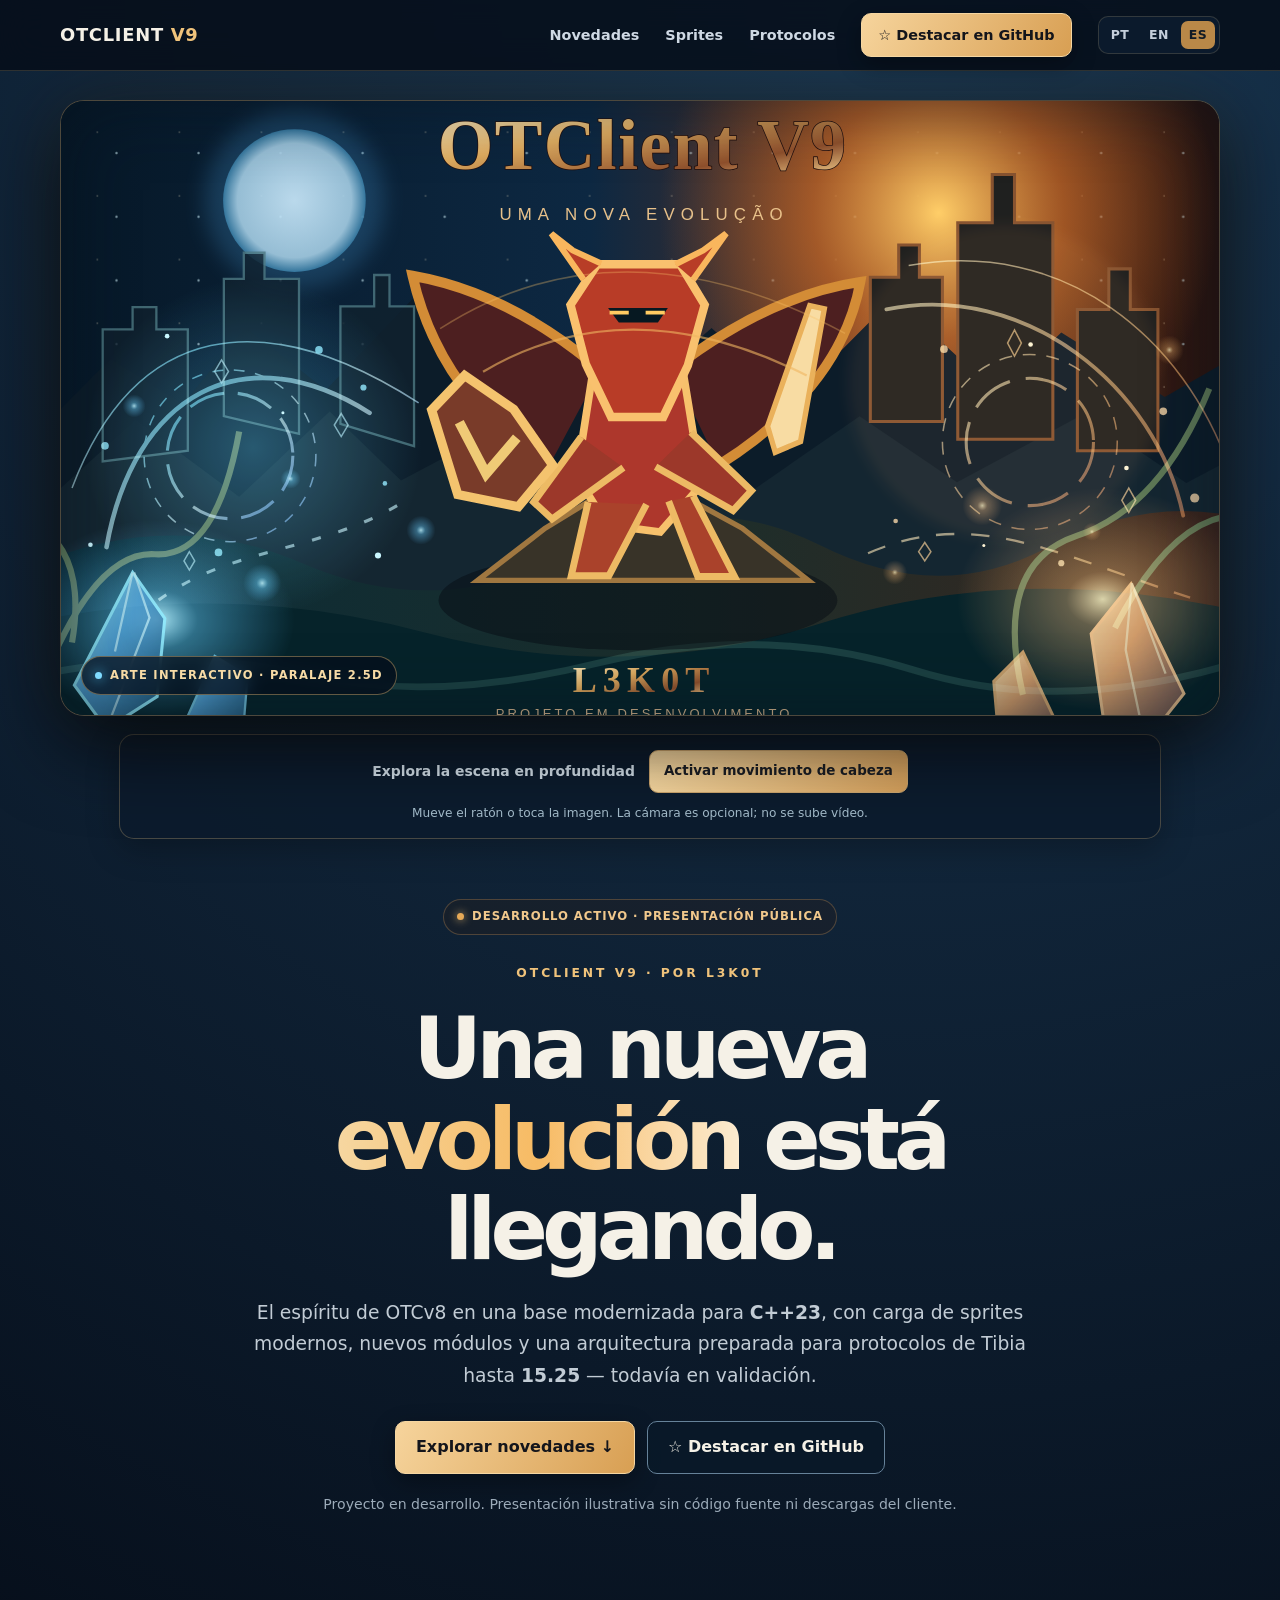
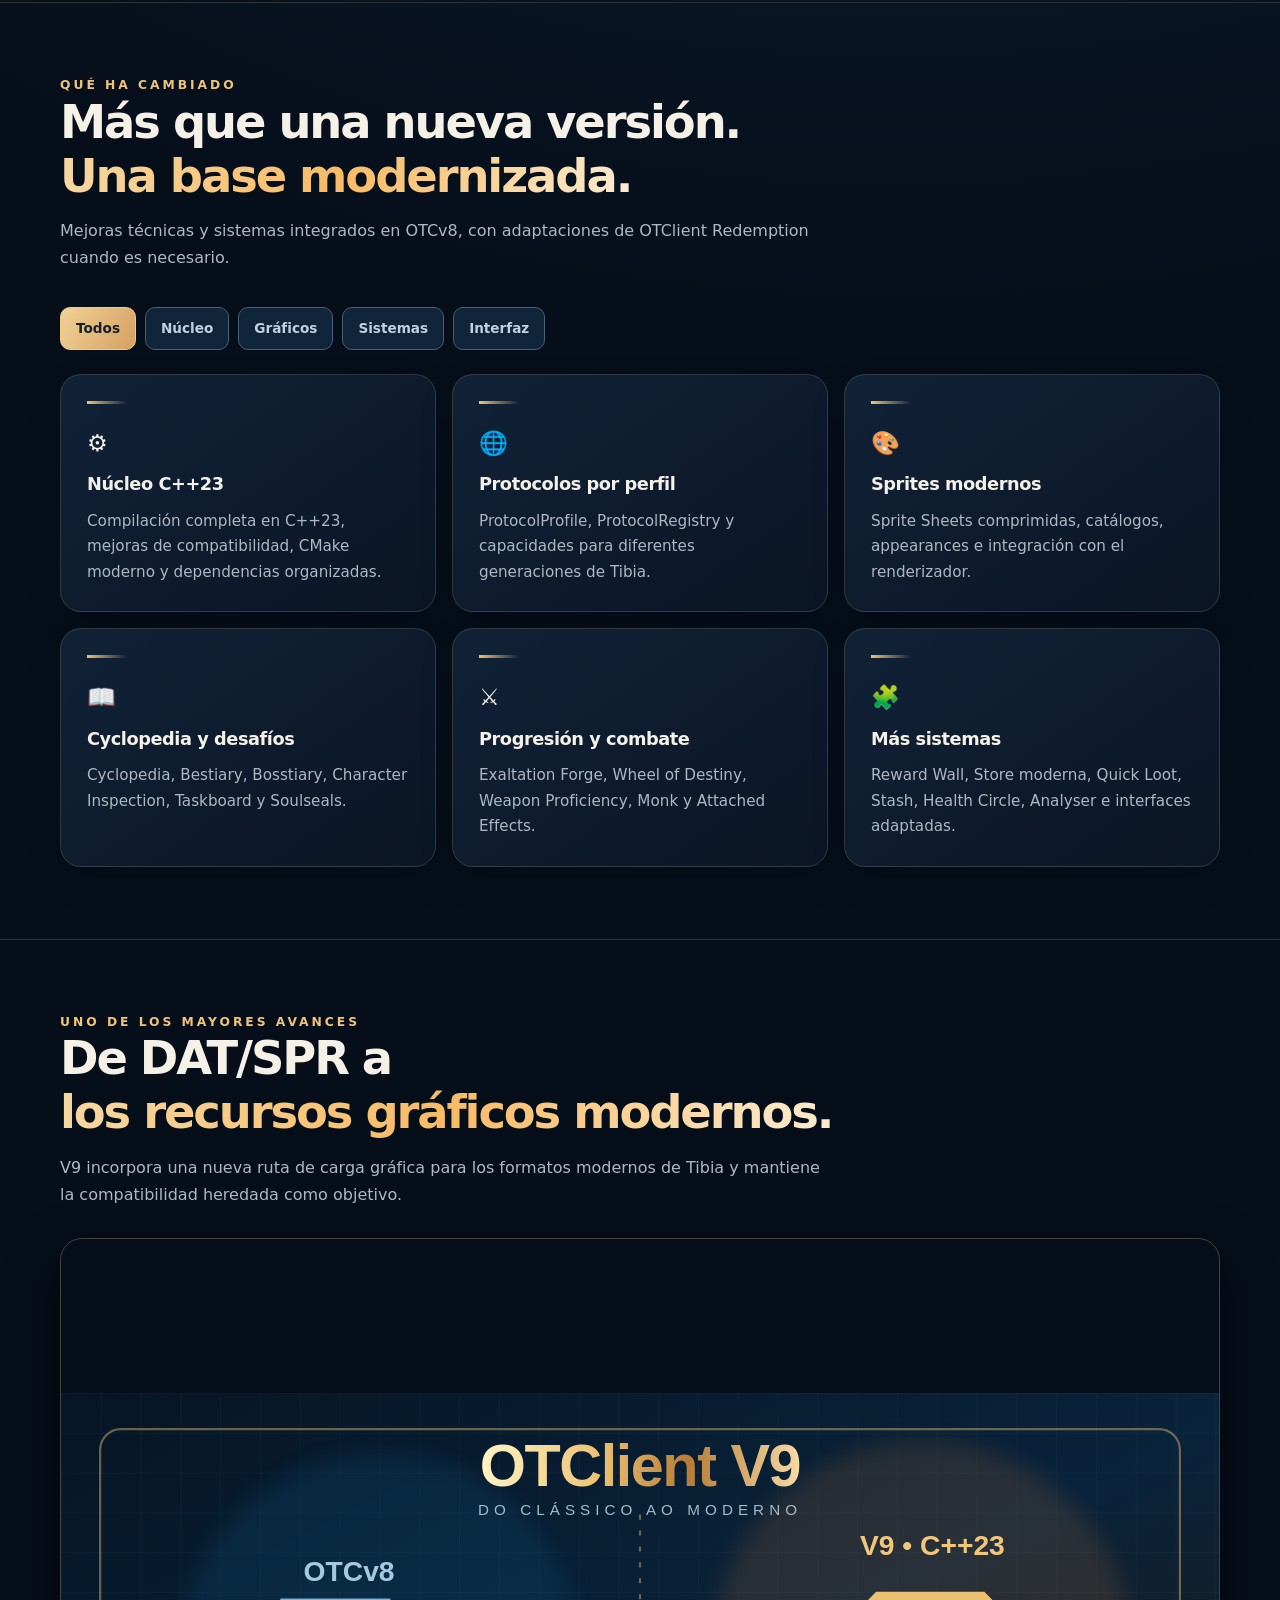
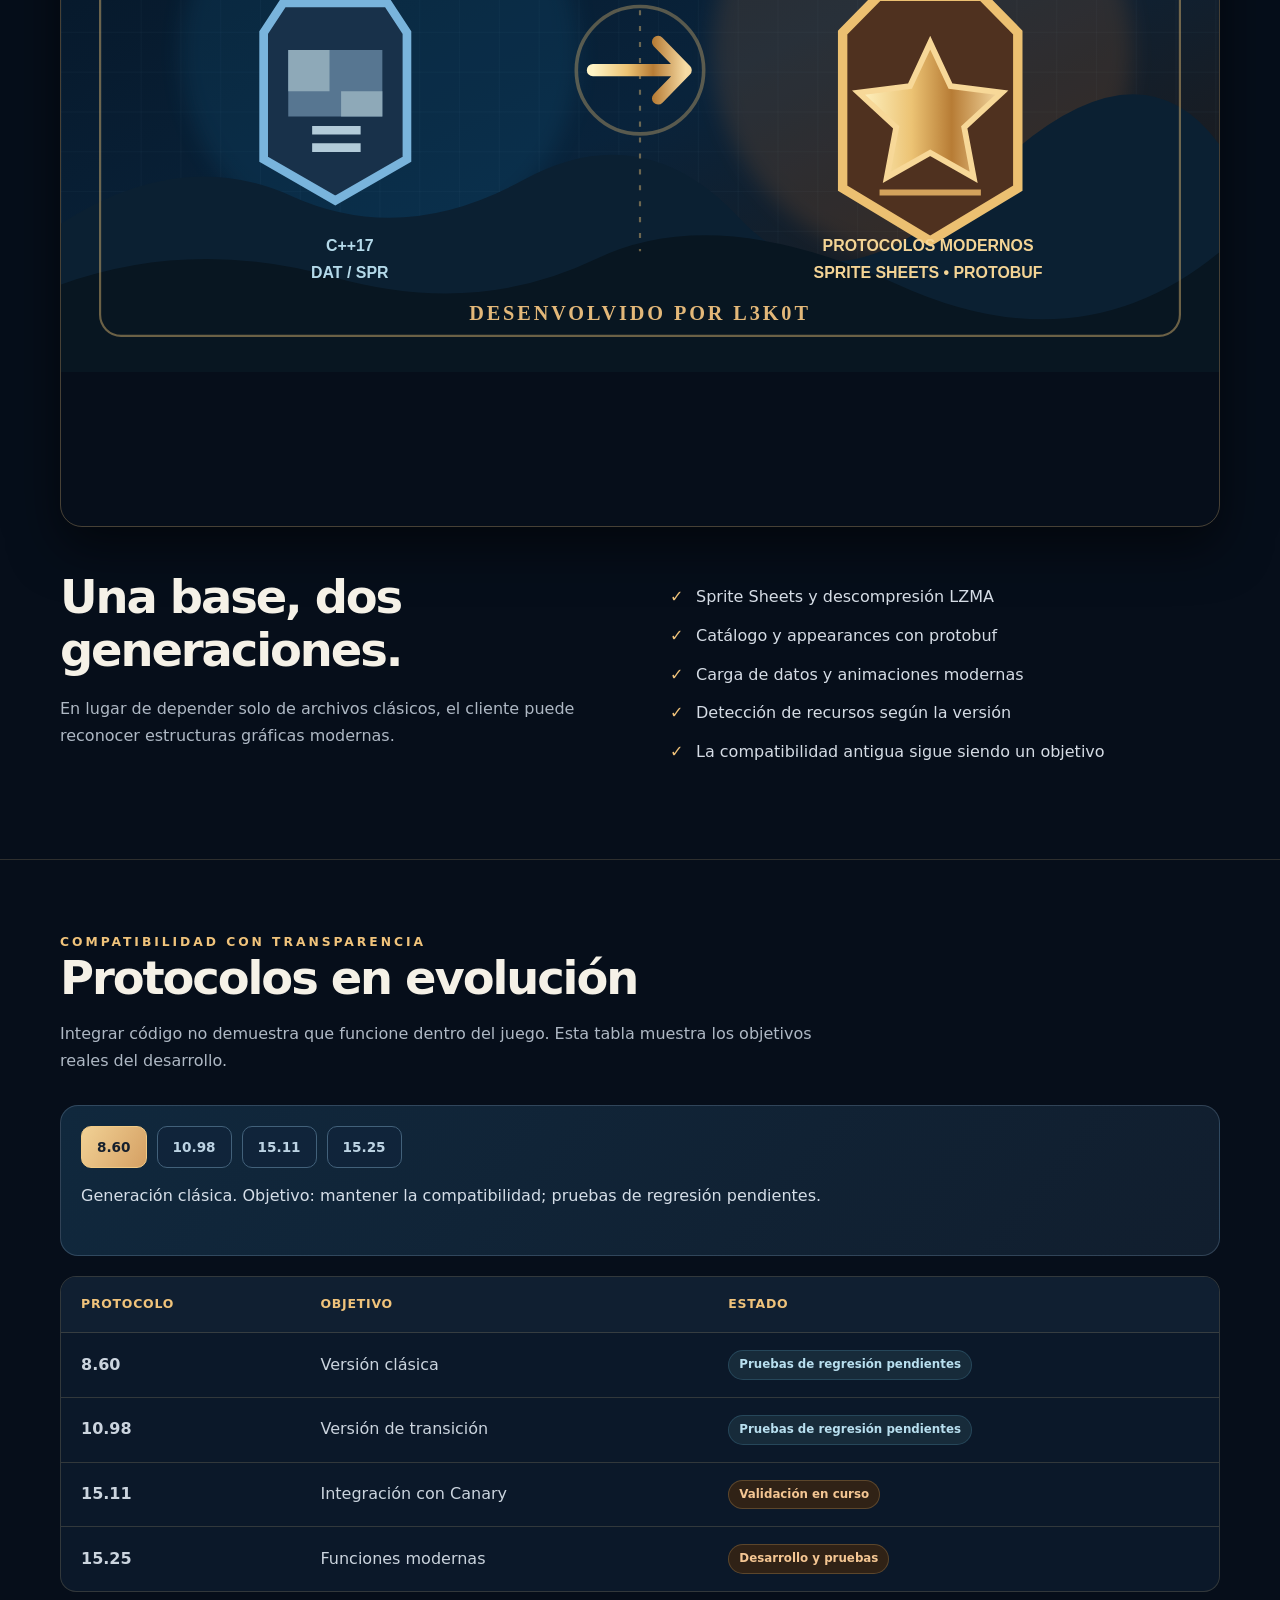
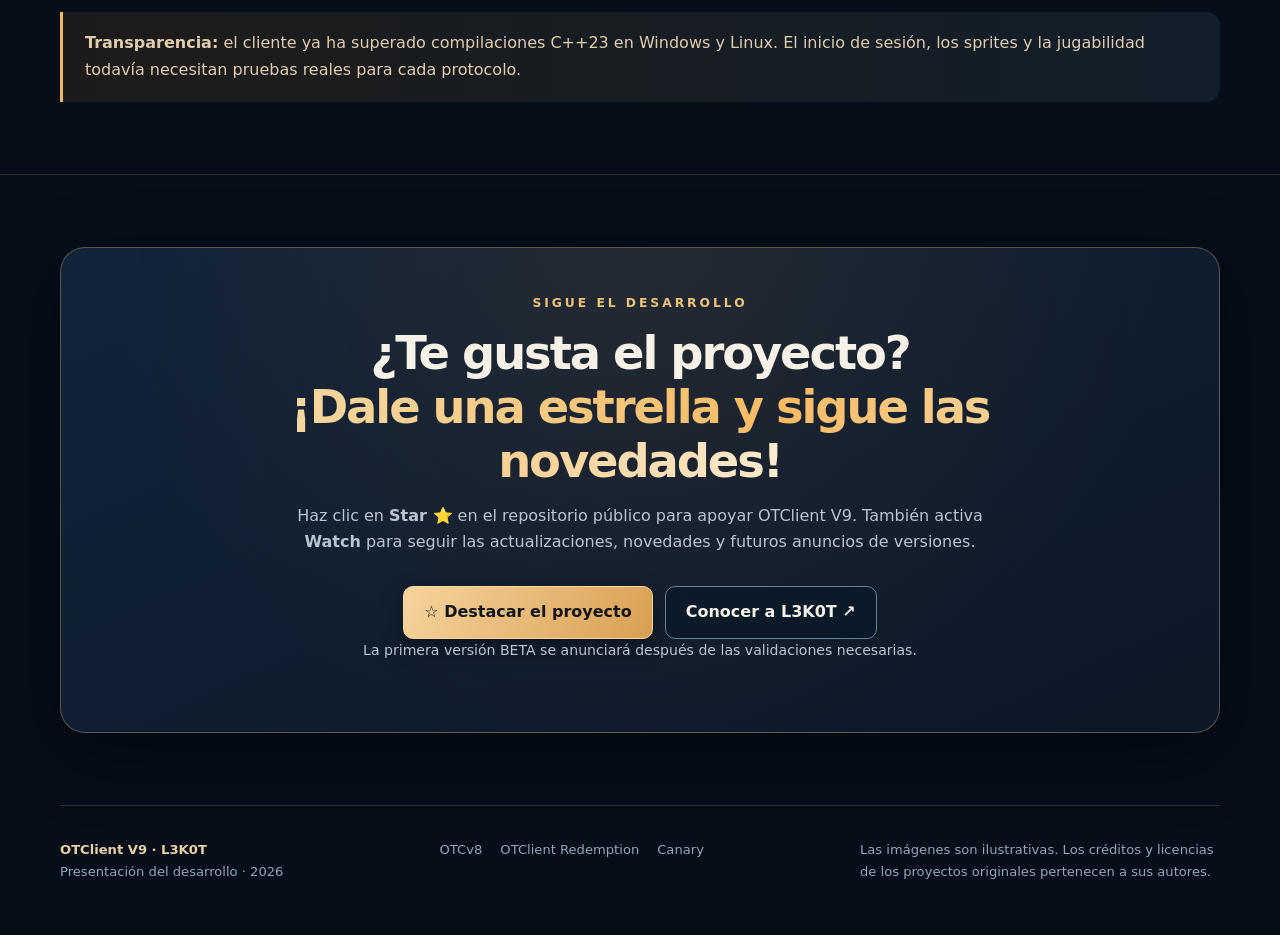
<file: index-es.html>
<!doctype html>
<html lang="es">
<head>
  <meta charset="utf-8" />
  <meta name="viewport" content="width=device-width, initial-scale=1" />
  <meta name="color-scheme" content="dark" />
  <meta name="theme-color" content="#070e1b" />
  <meta name="description" content="OTClient V9 de L3K0T: una evolución de OTCv8 con C++23, sprites modernos, protocolos y sistemas de Tibia en desarrollo." />
  <title>OTClient V9 | La próxima evolución — L3K0T</title>
<link rel="alternate" hreflang="pt-BR" href="index.html" /><link rel="alternate" hreflang="en" href="index-en.html" /><link rel="alternate" hreflang="es" href="index-es.html" />
  <style>
    :root { --bg: #060e1a; --bg2:#0b1728; --panel:#0e1b2d; --white:#f5f1e7; --muted:#aeb8c4; --gold:#f0c37b; --gold2:#ae7946; --blue:#59b9ff; --line:rgba(228,197,141,.18); --radius:21px; }
    * {box-sizing: border-box}
    html {scroll-behavior:smooth}
    body { margin:0; background:radial-gradient(circle at 70% 0%, #193752 0,transparent 33%),var(--bg); font:16px/1.67 system-ui,-apple-system,BlinkMacSystemFont,"Segoe UI",sans-serif; color:var(--white); }
    a {color:inherit; text-decoration:none}
    a:focus-visible,button:focus-visible {outline:3px solid var(--blue);outline-offset:4px}
    img {max-width:100%;display:block}
    ::selection {background:#a67943;color:#07101a}
    .wrap {width:min(1160px,calc(100% - 42px));margin:0 auto}
    .nav {position:sticky;top:0;z-index:20; background:rgba(6,14,26,.87);border-bottom:1px solid var(--line);backdrop-filter:blur(16px)}
    .navin {display:flex;align-items:center;justify-content:space-between;gap:22px;min-height:70px}
    .brand {font-weight:900;font-size:1.12rem;letter-spacing:.04em;white-space:nowrap}
    .brand b {color:var(--gold)}
    .links {display:flex;gap:26px;align-items:center;font-size:.9rem;font-weight:650;color:#cfd9e4}
    .links>a:not(.navcta):hover{color:var(--gold)}
    .navcta,.button {display:inline-flex;gap:10px;align-items:center;justify-content:center;padding:12px 20px;border-radius:10px; font-weight:800;background:linear-gradient(120deg,#f6d49c,#d89f53);color:#14151b;border:1px solid #f5d6a1;box-shadow:0 8px 25px #0005;transition:transform .18s,filter .18s}
    .navcta {padding:9px 16px}
    .button:hover,.navcta:hover {transform:translateY(-2px);filter:brightness(1.07)}
    .button.secondary {background:rgba(8,24,41,.75);color:var(--white);border-color:#668299;box-shadow:none}
    .hero {padding:29px 0 8px}
    .art {position:relative;border:1px solid #c8a46a5a;border-radius:24px;overflow:hidden;box-shadow:0 28px 80px #000b,0 0 80px #98702e1c}
    .art img {width:100%;height:auto;object-fit:cover}
    .art:after {content:"";position:absolute;inset:0;pointer-events:none;box-shadow:inset 0 0 75px #07111b7c}
    .status {display:inline-flex;align-items:center;gap:8px;padding:7px 13px;border-radius:100px;border:1px solid #9a754b70;color:#f1c88c;background:#301d103b;font-weight:700;letter-spacing:.08em;font-size:.73rem;text-transform:uppercase}
    .dot {width:7px;height:7px;background:#e6a957;border-radius:50%;box-shadow:0 0 9px #dbb16d}
    .intro {text-align:center;padding:52px 0 72px;max-width:870px;margin:0 auto}
    .eyebrow {text-transform:uppercase;letter-spacing:.24em;color:var(--gold);font-weight:800;font-size:.77rem}
    h1,h2,h3,p{margin-top:0}
    h1 {font-size:clamp(2.5rem,7vw,5.3rem);line-height:1.07;letter-spacing:-.07em;margin:21px 0;font-weight:900}
    h2 {font-size:clamp(1.85rem,3.9vw,2.9rem);letter-spacing:-.045em;line-height:1.16;margin-bottom:15px}
    .gradient {background:linear-gradient(90deg,#f6d7a1,#f7bb64,#fcebd0);color:transparent;background-clip:text}
    .lead{font-size:clamp(1rem,2.3vw,1.17rem);color:#c2ccd5;max-width:780px;margin:0 auto 24px}
    .actions{display:flex;justify-content:center;flex-wrap:wrap;gap:12px;margin-top:30px}
    .small-note{color:#9cabb9;font-size:.88rem;margin-top:19px}
    .section{padding:72px 0;border-top:1px solid var(--line)}
    .section .sub{color:var(--muted);max-width:770px;margin-bottom:30px}
    .section-head {max-width:780px;margin-bottom:35px}
    .cards {display:grid;grid-template-columns:repeat(3,minmax(0,1fr));gap:16px}
    .card {padding:26px;border-radius:var(--radius);border:1px solid var(--line);background:linear-gradient(145deg,#112237,#0b1525);box-shadow:0 14px 35px #0002}
    .card::before{content:"";display:block;width:40px;height:3px;background:linear-gradient(90deg,var(--gold),transparent);margin-bottom:20px}
    .card h3 {font-size:1.11rem;margin-bottom:9px;letter-spacing:-.025em}
    .card p {margin:0;color:var(--muted);font-size:.95rem}
    .card .icon {font-size:1.45rem;display:inline-block;margin-bottom:8px}
    .card.tall {grid-column:span 2}
    .visual {border-radius:22px;overflow:hidden;border:1px solid #b99a685e;box-shadow:0 20px 50px #0008}
    .visual img {width:100%}
    .split {display:grid;grid-template-columns:1fr 1fr;align-items:center;gap:60px;margin-top:36px}
    .split h2 {margin-bottom:18px}
    .checks {display:grid;gap:12px;padding:0;margin:21px 0;list-style:none;color:#d5dce5}
    .checks li {padding-left:26px;position:relative}
    .checks li:before {content:"✓";position:absolute;left:0;color:var(--gold);font-weight:900}
    .table-wrap{overflow-x:auto;border:1px solid var(--line);border-radius:16px;background:#0b1829}
    table{width:100%;border-collapse:collapse;text-align:left;min-width:550px}
    th,td{padding:17px 20px;border-bottom:1px solid var(--line)}
    th{color:var(--gold);font-size:.78rem;letter-spacing:.06em;text-transform:uppercase;background:#101f31}
    td{color:#cbd4de}
    tr:last-child td{border:0}
    .phase{display:inline-block;border-radius:20px;padding:4px 10px;font-size:.74rem;font-weight:800;white-space:nowrap;background:#172b3a;color:#b8dfef;border:1px solid #4784a04f}
    .phase.warn {background:#302216;color:#f4c693;border-color:#a27e4f63}
    .notice{border-left:3px solid #efb969;background:linear-gradient(90deg,#30271a89,#121e2a);border-radius:0 14px 14px 0;padding:18px 22px;color:#e0cdb0;margin-top:20px}
    .divider {height:1px;background:var(--line);margin:30px 0}
    .cta {padding:45px 40px;text-align:center;background:radial-gradient(circle at 50% 0%,#5e462b42,transparent 70%),linear-gradient(155deg,#11243a,#0d1726);border:1px solid #f3c87d55;border-radius:25px;box-shadow:0 20px 70px #0006}
    .cta h2{max-width:750px;margin:14px auto}
    .cta p{max-width:730px;color:#b9c5d0;margin:0 auto 25px}
    .footer {padding:33px 0 52px;display:flex;justify-content:space-between;gap:25px;flex-wrap:wrap;color:#95a6b8;font-size:.82rem;border-top:1px solid var(--line)}
    .footer strong{color:#ead0a4}
    .foot-links{display:flex;gap:18px;flex-wrap:wrap}
    .foot-links a:hover{color:var(--gold)}
    @media(max-width:840px){.cards{grid-template-columns:repeat(2,minmax(0,1fr))}.split{grid-template-columns:1fr;gap:30px}.links > a:not(.navcta){display:none}}
    @media(max-width:600px){.wrap{width:min(100% - 28px,1160px)}.navin{min-height:62px}.brand{font-size:.99rem}.navcta{padding:7px 11px;font-size:.8rem}.hero{padding-top:14px}.art{border-radius:14px}.intro{padding:37px 0 50px}h1{letter-spacing:-.055em}.section{padding:49px 0}.cards{grid-template-columns:1fr}.card.tall{grid-column:span 1}.card{padding:23px}.cta{padding:35px 19px}.footer{padding-bottom:32px}}
    @media(prefers-reduced-motion:reduce){html{scroll-behavior:auto}.button,.navcta{transition:none}}

    .lang-switch{display:flex;align-items:center;gap:4px;border:1px solid var(--line);border-radius:10px;padding:4px;background:#0b1a2c}
    .lang-switch a{font-size:.78rem;line-height:1.3;font-weight:800;letter-spacing:.03em;color:#c5cfdb;padding:6px 8px;border-radius:7px}
    .lang-switch a[aria-current="page"]{background:#b98848;color:#111a25}
    .lang-switch a:hover:not([aria-current="page"]){background:#203a53;color:#fff}
    @media(max-width:600px){.links{gap:8px}.links .navcta{display:none}.lang-switch a{padding:6px}.navin{gap:9px}}
  </style>
  <link rel="stylesheet" href="assets/v9-effects.css" />
</head>
<body>
<div class="scroll-progress" data-scroll-progress aria-hidden="true"></div>
<header class="nav"><div class="wrap navin">
  <a href="#inicio" class="brand">OTCLIENT <b>V9</b></a>
  <nav class="links" aria-label="Navegación principal">
    <a href="#novidades">Novedades</a><a href="#graficos">Sprites</a><a href="#protocolos">Protocolos</a>
    <a class="navcta" data-project-link href="https://github.com/l3k0t">☆ Destacar en GitHub</a>
    <div class="lang-switch" role="navigation" aria-label="Elegir idioma"><a href="index.html" lang="pt-BR" hreflang="pt-BR" title="Português">PT</a><a href="index-en.html" lang="en" hreflang="en" title="English">EN</a><a href="index-es.html" lang="es" hreflang="es" title="Español" aria-current="page">ES</a></div>
  </nav>
</div></header>
<main id="inicio">
  <div class="wrap hero">
  <div class="art hero-parallax" data-parallax-stage aria-label="Escenario medieval OTClient V9 por capas">
    <img class="parallax-layer parallax-base" data-depth="5" src="assets/otclient-v9-arte-principal.svg" width="1600" height="850" alt="Escenario medieval OTClient V9 por capas" fetchpriority="high" />
    <img class="parallax-layer parallax-magic" data-depth="15" src="assets/v9-parallax-magic.svg" width="1600" height="850" alt="" aria-hidden="true" />
    <img class="parallax-layer parallax-sparks" data-depth="28" src="assets/v9-parallax-sparks.svg" width="1600" height="850" alt="" aria-hidden="true" />
    <span class="parallax-flag"><span class="spark" aria-hidden="true"></span>ARTE INTERACTIVO · PARALAJE 2.5D</span>
  </div>
  <div class="headtrack-controls">
    <div class="headtrack-panel">
      <span class="headtrack-label">Explora la escena en profundidad</span>
      <button type="button" class="headtrack-btn" data-head-start>Activar movimiento de cabeza</button>
      <button type="button" class="headtrack-btn secondary" data-head-stop hidden>Apagar cámara</button>
      <p class="headtrack-status" role="status" aria-live="polite" data-head-status>Mueve el ratón o toca la imagen. Cámara opcional.</p>
    </div>
  </div>
  <video class="sensor-video" data-head-video autoplay muted playsinline aria-hidden="true"></video>
</div>
  <section class="wrap intro">
    <span class="status"><span class="dot"></span> Desarrollo activo · Presentación pública</span>
    <div class="eyebrow" style="margin-top:28px">OTClient V9 · Por L3K0T</div>
    <h1>Una nueva <span class="gradient">evolución</span> está llegando.</h1>
    <p class="lead">El espíritu de OTCv8 en una base modernizada para <strong>C++23</strong>, con carga de sprites modernos, nuevos módulos y una arquitectura preparada para protocolos de Tibia hasta <strong>15.25</strong> — todavía en validación.</p>
    <div class="actions"><a class="button" href="#novidades">Explorar novedades ↓</a><a class="button secondary" data-project-link href="https://github.com/l3k0t">☆ Destacar en GitHub</a></div>
    <p class="small-note">Proyecto en desarrollo. Presentación ilustrativa sin código fuente ni descargas del cliente.</p>
  </section>

  <section class="section" id="novidades"><div class="wrap">
    <div class="section-head"><div class="eyebrow">Qué ha cambiado</div><h2>Más que una nueva versión.<br><span class="gradient">Una base modernizada.</span></h2><p class="sub">Mejoras técnicas y sistemas integrados en OTCv8, con adaptaciones de OTClient Redemption cuando es necesario.</p></div>
    <div class="feature-explorer" role="group" aria-label="Explora funciones:">
  <button type="button" data-feature-filter="all" aria-pressed="true">Todos</button>
  <button type="button" data-feature-filter="core" aria-pressed="false">Núcleo</button>
  <button type="button" data-feature-filter="graphics" aria-pressed="false">Gráficos</button>
  <button type="button" data-feature-filter="systems" aria-pressed="false">Sistemas</button>
  <button type="button" data-feature-filter="interface" aria-pressed="false">Interfaz</button>
</div>
    <div class="cards">
      <article class="card" data-feature="core"><span class="icon">⚙️</span><h3>Núcleo C++23</h3><p>Compilación completa en C++23, mejoras de compatibilidad, CMake moderno y dependencias organizadas.</p></article>
      <article class="card" data-feature="core"><span class="icon">🌐</span><h3>Protocolos por perfil</h3><p>ProtocolProfile, ProtocolRegistry y capacidades para diferentes generaciones de Tibia.</p></article>
      <article class="card" data-feature="graphics"><span class="icon">🎨</span><h3>Sprites modernos</h3><p>Sprite Sheets comprimidas, catálogos, appearances e integración con el renderizador.</p></article>
      <article class="card" data-feature="systems"><span class="icon">📖</span><h3>Cyclopedia y desafíos</h3><p>Cyclopedia, Bestiary, Bosstiary, Character Inspection, Taskboard y Soulseals.</p></article>
      <article class="card" data-feature="systems"><span class="icon">⚔️</span><h3>Progresión y combate</h3><p>Exaltation Forge, Wheel of Destiny, Weapon Proficiency, Monk y Attached Effects.</p></article>
      <article class="card" data-feature="interface"><span class="icon">🧩</span><h3>Más sistemas</h3><p>Reward Wall, Store moderna, Quick Loot, Stash, Health Circle, Analyser e interfaces adaptadas.</p></article>
    </div>
  </div></section>

  <section class="section" id="graficos"><div class="wrap">
    <div class="eyebrow">Uno de los mayores avances</div><h2>De DAT/SPR a<br><span class="gradient">los recursos gráficos modernos.</span></h2>
    <p class="sub">V9 incorpora una nueva ruta de carga gráfica para los formatos modernos de Tibia y mantiene la compatibilidad heredada como objetivo.</p>
    <div class="visual"><img src="assets/otclient-v9-evolucao.svg" loading="lazy" width="1774" height="887" alt="Arte 2D de OTClient V9 que muestra la evolución del clásico al moderno"></div>
    <div class="split">
      <div><h2>Una base, dos generaciones.</h2><p class="sub">En lugar de depender solo de archivos clásicos, el cliente puede reconocer estructuras gráficas modernas.</p></div>
      <ul class="checks"><li>Sprite Sheets y descompresión LZMA</li><li>Catálogo y appearances con protobuf</li><li>Carga de datos y animaciones modernas</li><li>Detección de recursos según la versión</li><li>La compatibilidad antigua sigue siendo un objetivo</li></ul>
    </div>
  </div></section>

  <section class="section" id="protocolos"><div class="wrap">
    <div class="eyebrow">Compatibilidad con transparencia</div><h2>Protocolos en evolución</h2><p class="sub">Integrar código no demuestra que funcione dentro del juego. Esta tabla muestra los objetivos reales del desarrollo.</p>
    <div class="protocol-explorer" role="group" aria-label="Explora los protocolos:">
  <div class="protocol-switch"><button type="button" data-protocol-button="8.60" aria-pressed="true">8.60</button><button type="button" data-protocol-button="10.98" aria-pressed="false">10.98</button><button type="button" data-protocol-button="15.11" aria-pressed="false">15.11</button><button type="button" data-protocol-button="15.25" aria-pressed="false">15.25</button></div>
  <p class="protocol-description" data-protocol-description>Generación clásica. Objetivo: mantener la compatibilidad; pruebas de regresión pendientes.</p>
</div>
    <div class="table-wrap"><table aria-label="Estado de los protocolos de OTClient V9"><thead><tr><th>Protocolo</th><th>Objetivo</th><th>Estado</th></tr></thead><tbody>
      <tr><td><strong>8.60</strong></td><td>Versión clásica</td><td><span class="phase">Pruebas de regresión pendientes</span></td></tr>
      <tr><td><strong>10.98</strong></td><td>Versión de transición</td><td><span class="phase">Pruebas de regresión pendientes</span></td></tr>
      <tr><td><strong>15.11</strong></td><td>Integración con Canary</td><td><span class="phase warn">Validación en curso</span></td></tr>
      <tr><td><strong>15.25</strong></td><td>Funciones modernas</td><td><span class="phase warn">Desarrollo y pruebas</span></td></tr>
    </tbody></table></div>
    <div class="notice"><strong>Transparencia:</strong> el cliente ya ha superado compilaciones C++23 en Windows y Linux. El inicio de sesión, los sprites y la jugabilidad todavía necesitan pruebas reales para cada protocolo.</div>
  </div></section>

  <section class="section"><div class="wrap"><div class="cta">
    <div class="eyebrow">Sigue el desarrollo</div>
    <h2>¿Te gusta el proyecto?<br><span class="gradient">¡Dale una estrella y sigue las novedades!</span></h2>
    <p>Haz clic en <strong>Star ⭐</strong> en el repositorio público para apoyar OTClient V9. También activa <strong>Watch</strong> para seguir las actualizaciones, novedades y futuros anuncios de versiones.</p>
    <div class="actions"><a class="button" data-project-link href="https://github.com/l3k0t">☆ Destacar el proyecto</a><a class="button secondary" href="https://github.com/l3k0t" target="_blank" rel="noreferrer">Conocer a L3K0T ↗</a></div>
    <p class="small-note">La primera versión BETA se anunciará después de las validaciones necesarias.</p>
  </div></div></section>
</main>
<footer class="wrap footer"><div><strong>OTClient V9 · L3K0T</strong><div>Presentación del desarrollo · 2026</div></div><div class="foot-links"><a href="https://github.com/OTCv8/otcv8-dev">OTCv8</a><a href="https://github.com/opentibiabr/otclient">OTClient Redemption</a><a href="https://github.com/opentibiabr/canary">Canary</a></div><div style="max-width:360px">Las imágenes son ilustrativas. Los créditos y licencias de los proyectos originales pertenecen a sus autores.</div></footer>
<script>
  // Em GitHub Pages, aponta automaticamente para o repositório que hospeda este site.
  // Em visualização local, usa o nome sugerido para o repositório público.
  const repoName = window.location.hostname.endsWith('.github.io')
    ? (window.location.pathname.split('/').filter(Boolean)[0] || 'OTClient-V9-Showcase')
    : 'OTClient-V9-Showcase';
  const projectUrl = 'https://github.com/l3k0t/' + encodeURIComponent(repoName);
  document.querySelectorAll('[data-project-link]').forEach(link => {
    link.href = projectUrl;
    link.target = '_blank';
    link.rel = 'noopener noreferrer';
  });
</script>
<script src="assets/v9-interactive.js" defer></script>
</body>
</html>
</file>
<file: assets/v9-effects.css>
/* OTClient V9 — accessible progressive visual effects */
:root{--v9-ease:cubic-bezier(.22,1,.36,1)}
html{scroll-padding-top:84px}
body{overflow-x:hidden}
.scroll-progress{position:fixed;z-index:1000;left:0;top:0;height:3px;width:0;pointer-events:none;background:linear-gradient(90deg,#55bff0,#f5d29b,#bd854a);box-shadow:0 0 12px #efc38085}
.art.hero-parallax{position:relative;overflow:hidden;isolation:isolate;aspect-ratio:1600 / 850;background:#091524;cursor:crosshair;touch-action:pan-y}
.art.hero-parallax .parallax-layer{position:absolute;inset:-3%;width:106%;height:106%;object-fit:cover;max-width:none;will-change:transform;user-select:none;-webkit-user-drag:none;pointer-events:none;transform:translate3d(0,0,0)}
.art.hero-parallax .parallax-base{z-index:1}
.art.hero-parallax .parallax-magic{z-index:2;mix-blend-mode:screen;opacity:.95}
.art.hero-parallax .parallax-sparks{z-index:3;mix-blend-mode:screen}
.art.hero-parallax::after{z-index:5}
.parallax-flag{position:absolute;z-index:6;left:20px;bottom:20px;display:inline-flex;align-items:center;gap:8px;max-width:calc(100% - 40px);padding:9px 13px;font-size:.72rem;letter-spacing:.11em;text-transform:uppercase;font-weight:800;color:#f7dba6;background:rgba(5,14,27,.74);border:1px solid #e5ba766b;border-radius:999px;backdrop-filter:blur(8px)}
.parallax-flag .spark{width:7px;height:7px;border-radius:50%;background:#80dcff;box-shadow:0 0 12px #50cbff;animation:v9-pulse 2.4s ease-in-out infinite}
.headtrack-controls{display:flex;justify-content:center}
.headtrack-panel{display:flex;align-items:center;justify-content:center;flex-wrap:wrap;gap:10px 14px;margin:18px 0 0;padding:15px 17px;border:1px solid #cdab7750;border-radius:15px;background:#0c1c2dd9;box-shadow:0 10px 32px #0004}
.headtrack-label{color:#d9e6f0;font-size:.87rem;font-weight:700}
.headtrack-btn{appearance:none;border:1px solid #d0a86f;font:inherit;font-weight:800;font-size:.84rem;padding:9px 14px;border-radius:9px;color:#1b1e25;background:linear-gradient(120deg,#ffe1a9,#d9a35d);cursor:pointer;transition:transform .2s,filter .2s}
.headtrack-btn:hover{transform:translateY(-1px);filter:brightness(1.08)}
.headtrack-btn.secondary{color:#d4e6f3;border-color:#5b7991;background:#122a40}
.headtrack-btn[hidden]{display:none!important}
.headtrack-btn:disabled{opacity:.6;cursor:progress}
.headtrack-btn:focus-visible,.feature-explorer button:focus-visible,.protocol-explorer button:focus-visible{outline:3px solid #6fc4fa;outline-offset:3px}
.headtrack-status{flex-basis:100%;text-align:center;color:#a5bdcc;font-size:.76rem;margin:0;max-width:700px}
.headtrack-status[data-mode="active"]{color:#9be2bf}
.headtrack-status[data-mode="error"]{color:#ffc99b}
.sensor-video{position:absolute!important;width:1px!important;height:1px!important;opacity:0!important;pointer-events:none!important;overflow:hidden!important}
.cards .card{position:relative;overflow:hidden;transition:transform .32s var(--v9-ease),box-shadow .3s ease,border-color .3s ease}
.cards .card:hover{transform:translateY(-5px);box-shadow:0 20px 46px #0008;border-color:#d7ac706b}
.cards .card[hidden]{display:none!important}
.feature-explorer{display:flex;flex-wrap:wrap;gap:9px;margin:6px 0 24px}
.feature-explorer button,.protocol-explorer button{appearance:none;font:inherit;font-size:.85rem;font-weight:700;padding:9px 15px;color:#bcd3e3;background:#10243a;border:1px solid #42617a;border-radius:10px;cursor:pointer;transition:background .2s,color .2s,transform .2s}
.feature-explorer button:hover,.protocol-explorer button:hover{background:#1b3954;transform:translateY(-2px)}
.feature-explorer button[aria-pressed="true"],.protocol-explorer button[aria-pressed="true"]{background:linear-gradient(120deg,#f1d195,#d5a063);color:#16202d;border-color:#f1ca85}
.protocol-explorer{padding:20px;background:linear-gradient(130deg,#10283d,#111e2e);border:1px solid #7e9ab44b;border-radius:18px;margin:20px 0}
.protocol-explorer .protocol-switch{display:flex;gap:10px;flex-wrap:wrap;margin-bottom:14px}
.protocol-explorer .protocol-description{color:#d5dee8;line-height:1.7;min-height:53px;margin:0}
.protocol-explorer .protocol-description strong{color:#f3cb85}
.js-reveal{opacity:0;transform:translateY(24px);transition:opacity .8s var(--v9-ease),transform .8s var(--v9-ease)}
.js-reveal.in-view{opacity:1;transform:translateY(0)}
.status .dot{animation:v9-pulse 2.6s ease-in-out infinite}
.intro h1{animation:v9-entrance 1.1s .1s var(--v9-ease) both}
.intro .lead{animation:v9-entrance 1.1s .25s var(--v9-ease) both}
.visual img{transition:transform .8s var(--v9-ease)}
.visual:hover img{transform:scale(1.028)}
@keyframes v9-pulse{50%{opacity:.5;box-shadow:0 0 24px #60caff}}
@keyframes v9-entrance{from{opacity:0;transform:translateY(24px)}to{opacity:1;transform:translateY(0)}}
@media(max-width:600px){.headtrack-panel{padding:13px}.headtrack-label{flex-basis:100%;text-align:center}.parallax-flag{left:10px;bottom:10px;font-size:.57rem;padding:7px 9px}.protocol-explorer{padding:14px}.feature-explorer button,.protocol-explorer button{font-size:.78rem;padding:8px 10px}}
@media(prefers-reduced-motion:reduce){.status .dot,.parallax-flag .spark,.intro h1,.intro .lead{animation:none!important}.js-reveal{opacity:1!important;transform:none!important;transition:none!important}.cards .card,.visual img,.headtrack-btn{transition:none!important;transform:none!important}}
</file>
